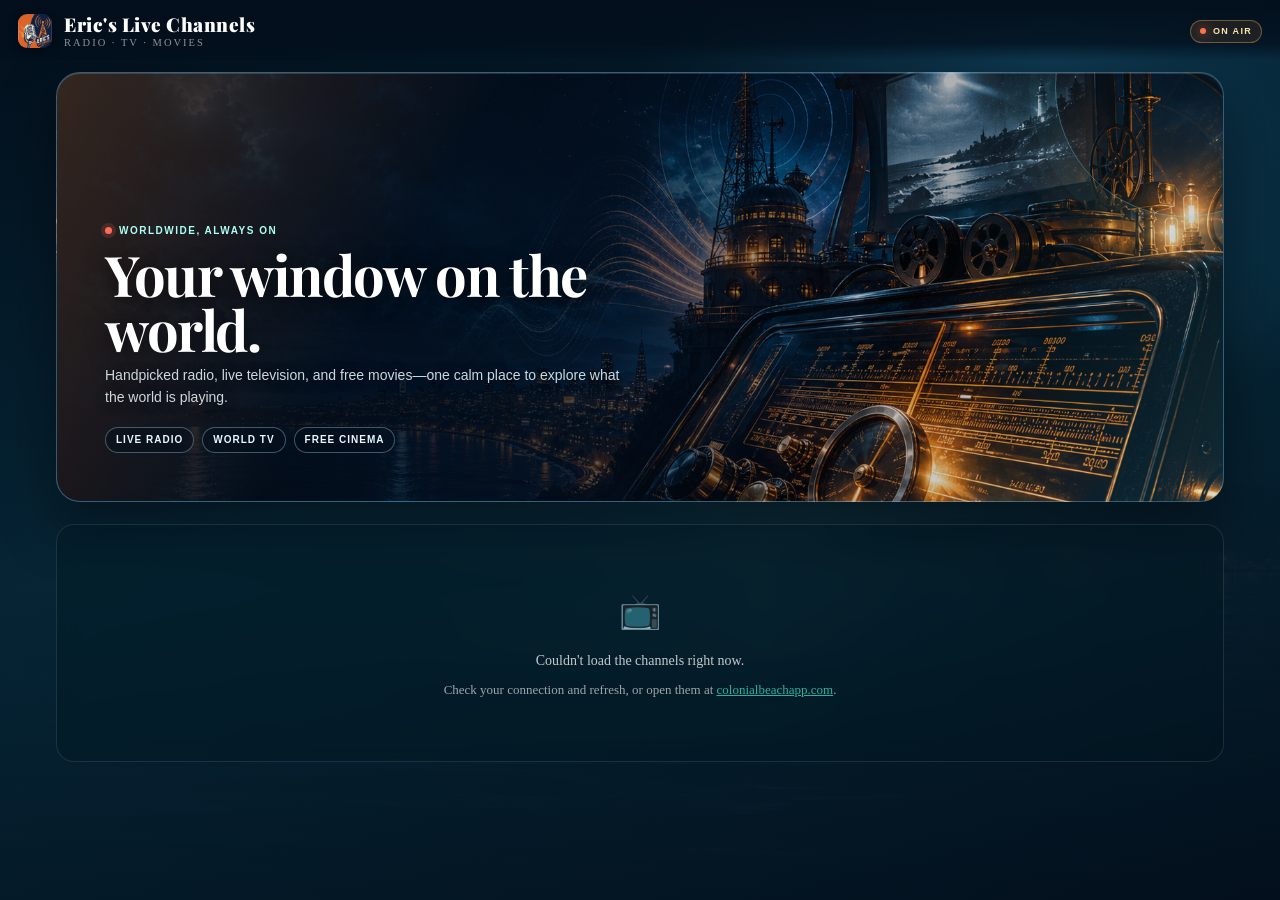
<file: index.html>
<!DOCTYPE html>
<html lang="en">
<head>
  <meta charset="UTF-8"/>
  <meta name="viewport" content="width=device-width,initial-scale=1.0,viewport-fit=cover"/>
  <title>Eric's Live Channels</title>
  <link rel="manifest" href="/manifest.json"/>
  <meta name="theme-color" content="#071827"/>
  <meta name="apple-mobile-web-app-capable" content="yes"/>
  <meta name="mobile-web-app-capable" content="yes"/>
  <meta name="apple-mobile-web-app-status-bar-style" content="black-translucent"/>
  <meta name="apple-mobile-web-app-title" content="Live Channels"/>
  <link rel="apple-touch-icon" href="/icons/apple-touch-icon.png"/>
  <link rel="icon" type="image/png" sizes="32x32" href="/icons/favicon-32.png"/>
  <meta name="description" content="Free, always-on radio, TV and movies from around the world. Eric's Live Channels."/>
  <meta property="og:type" content="website"/>
  <meta property="og:site_name" content="Eric's Live Channels"/>
  <meta property="og:title" content="Eric's Live Channels"/>
  <meta property="og:description" content="Free, always-on radio, TV and movies from around the world. Tap any tile to play."/>
  <meta property="og:image" content="https://channels.colonialbeachapp.com/images/channels-after-dark.png"/>
  <meta property="og:image:width" content="1536"/>
  <meta property="og:image:height" content="864"/>
  <meta property="og:url" content="https://channels.colonialbeachapp.com"/>
  <meta name="twitter:card" content="summary_large_image"/>
  <meta name="twitter:title" content="Eric's Live Channels"/>
  <meta name="twitter:description" content="Free, always-on radio, TV and movies from around the world."/>
  <meta name="twitter:image" content="https://channels.colonialbeachapp.com/images/channels-after-dark.png"/>
  <link href="https://fonts.googleapis.com/css2?family=Playfair+Display:wght@400;700;900&display=swap" rel="stylesheet"/>
  <style>
    *,*::before,*::after{box-sizing:border-box;margin:0;padding:0}
    html,body{
      min-height:100%;
      background:#071827;
      background-image:radial-gradient(circle at 82% 4%,rgba(59,192,255,.18),transparent 30%),linear-gradient(165deg,rgba(3,15,28,.96) 0%,rgba(6,38,55,.90) 48%,rgba(3,15,28,.96) 100%),url("/images/channels-night-water.png");
      background-position:center top;
      background-size:cover;
      background-attachment:fixed;
      font-family:Georgia,serif;
      -webkit-tap-highlight-color:transparent;
      overscroll-behavior:none;overflow-anchor:none;
      color:#fff;
    }
    body{min-height:100dvh;}
    body::before{content:"";position:fixed;inset:0;pointer-events:none;background:radial-gradient(circle at 82% 7%,rgba(255,156,68,.12),transparent 22%),linear-gradient(180deg,rgba(1,9,19,.04),rgba(1,10,20,.52));z-index:-1}
    header.app-bar{
      position:sticky;top:0;z-index:50;
      display:flex;align-items:center;gap:12px;
      padding:calc(env(safe-area-inset-top,0px) + 14px) 18px 12px;
      background:linear-gradient(180deg,rgba(3,15,28,.97) 0%,rgba(3,15,28,.76) 72%,rgba(3,15,28,0) 100%);
      backdrop-filter:blur(14px);-webkit-backdrop-filter:blur(14px);
    }
    header.app-bar img{width:34px;height:34px;border-radius:9px;flex-shrink:0;box-shadow:0 2px 8px rgba(0,0,0,0.35)}
    header.app-bar .titles{display:flex;flex-direction:column;line-height:1.1}
    header.app-bar h1{font-family:'Playfair Display',Georgia,serif;font-size:19px;font-weight:900;letter-spacing:0.5px;color:#fff}
    header.app-bar p{font-size:10.5px;letter-spacing:2px;text-transform:uppercase;color:rgba(255,255,255,0.55);margin-top:2px}
    header.app-bar .live-note{margin-left:auto;display:inline-flex;align-items:center;gap:7px;padding:6px 9px;border:1px solid rgba(255,186,90,.36);border-radius:999px;background:rgba(255,145,54,.10);color:#ffe1b0;font:800 9px/1 -apple-system,BlinkMacSystemFont,"Segoe UI",sans-serif;letter-spacing:1.3px;text-transform:uppercase}
    header.app-bar .live-note i{width:6px;height:6px;border-radius:50%;background:#ff704b;box-shadow:0 0 12px #ff704b}
    main{max-width:1200px;margin:0 auto;padding:8px 16px calc(env(safe-area-inset-bottom,0px) + 90px)}
    .channel-hero{position:relative;isolation:isolate;min-height:clamp(300px,40vw,430px);display:flex;align-items:flex-end;overflow:hidden;margin:4px 0 22px;padding:clamp(24px,5vw,48px);border:1px solid rgba(122,210,255,.42);border-radius:24px;background:linear-gradient(90deg,rgba(3,11,23,.94) 0%,rgba(3,14,28,.82) 39%,rgba(3,14,28,.22) 71%,rgba(3,14,28,.12) 100%),url("/images/channels-after-dark.png") center/cover;box-shadow:0 24px 58px rgba(0,0,0,.42),inset 0 1px 0 rgba(255,255,255,.14)}
    .channel-hero::before{content:"";position:absolute;inset:0;z-index:0;pointer-events:none;background:linear-gradient(120deg,rgba(255,143,50,.20),transparent 32%,transparent 70%,rgba(57,202,255,.20));mix-blend-mode:screen}
    .channel-hero::after{content:"";position:absolute;z-index:0;width:260px;height:260px;border:1px solid rgba(100,222,255,.36);border-radius:50%;right:-92px;top:-116px;pointer-events:none;box-shadow:0 0 0 26px rgba(100,222,255,.035),0 0 0 52px rgba(100,222,255,.025)}
    .channel-hero .hero-copy{position:relative;z-index:1;max-width:570px}
    .channel-hero .eyebrow{position:relative;z-index:1;display:inline-flex;align-items:center;gap:7px;color:#adfff3;font-family:-apple-system,BlinkMacSystemFont,"Segoe UI",sans-serif;font-size:10px;font-weight:800;letter-spacing:1.5px;text-transform:uppercase}
    .channel-hero .pulse{width:7px;height:7px;border-radius:50%;background:#ff6b59;box-shadow:0 0 0 4px rgba(255,107,89,.16)}
    .channel-hero h2{position:relative;z-index:1;max-width:600px;margin:9px 0 8px;font-family:'Playfair Display',Georgia,serif;font-size:clamp(34px,6vw,56px);line-height:.98;letter-spacing:-1.4px;text-shadow:0 3px 22px rgba(0,0,0,.66)}
    .channel-hero p{position:relative;z-index:1;max-width:520px;color:rgba(238,248,255,.86);font-family:-apple-system,BlinkMacSystemFont,"Segoe UI",sans-serif;font-size:14px;line-height:1.55;text-shadow:0 2px 12px rgba(0,0,0,.65)}
    .channel-hero .hero-pills{position:relative;z-index:1;display:flex;flex-wrap:wrap;gap:8px;margin-top:19px}
    .channel-hero .hero-pills span{padding:7px 10px;border:1px solid rgba(173,230,255,.34);border-radius:999px;background:rgba(3,15,28,.44);backdrop-filter:blur(7px);color:#e8f8ff;font:800 10px/1 -apple-system,BlinkMacSystemFont,"Segoe UI",sans-serif;letter-spacing:1px;text-transform:uppercase}
    #status{margin-top:12px;padding:60px 24px;text-align:center;color:rgba(255,255,255,0.76);font-size:14px;line-height:1.6;border:1px solid rgba(255,255,255,.1);border-radius:18px;background:rgba(2,23,34,.35);backdrop-filter:blur(10px);-webkit-backdrop-filter:blur(10px)}
    #status .spin{display:inline-block;width:26px;height:26px;border:3px solid rgba(255,255,255,0.25);border-top-color:#30d8c0;border-radius:50%;animation:cbspin 0.8s linear infinite;margin-bottom:16px}
    #status a{color:#30d8c0}
    @keyframes cbspin{to{transform:rotate(360deg)}}
    #splash{position:fixed;inset:0;z-index:9999;background:linear-gradient(90deg,rgba(3,12,25,.84),rgba(3,12,25,.36)),url("/images/channels-after-dark.png") center/cover;display:flex;flex-direction:column;align-items:center;justify-content:center;transition:opacity 0.5s ease}
    #splash img{width:128px;height:128px;object-fit:contain;border-radius:28px;margin-bottom:22px;filter:drop-shadow(0 4px 20px rgba(0,0,0,0.4))}
    #splash h1{font-family:'Playfair Display',Georgia,serif;font-size:24px;font-weight:900;color:#fff;letter-spacing:2px;text-align:center;padding:0 24px}
    #splash p{color:rgba(255,255,255,0.6);font-size:11px;letter-spacing:4px;text-transform:uppercase;margin-top:8px}
    noscript{display:block;color:#fff;font-family:Georgia,serif;text-align:center;padding:60px 24px}
    noscript a{color:#30d8c0}

    /* ── Add-to-Home-Screen banner ── */
    #a2hs{
      position:fixed;left:50%;transform:translateX(-50%) translateY(140%);
      bottom:calc(env(safe-area-inset-bottom,0px) + 14px);
      width:min(440px, calc(100vw - 24px));z-index:9500;
      display:flex;align-items:center;gap:11px;
      padding:11px 12px;border-radius:16px;
      background:rgba(8,46,60,0.97);border:1px solid rgba(48,216,192,0.35);
      backdrop-filter:blur(14px);-webkit-backdrop-filter:blur(14px);
      box-shadow:0 10px 34px rgba(0,0,0,0.5);
      font-family:-apple-system,BlinkMacSystemFont,"Segoe UI",Roboto,Georgia,sans-serif;
      opacity:0;transition:transform .35s cubic-bezier(.2,.9,.3,1),opacity .35s ease;
    }
    #a2hs.show{transform:translateX(-50%) translateY(0);opacity:1;}
    #a2hs img.ic{width:40px;height:40px;border-radius:10px;flex-shrink:0;box-shadow:0 2px 8px rgba(0,0,0,.4)}
    #a2hs .a2hs-body{flex:1;min-width:0}
    #a2hs .a2hs-title{font-size:13.5px;font-weight:700;color:#fff;line-height:1.25}
    #a2hs .a2hs-text{font-size:12px;color:rgba(255,255,255,.72);line-height:1.4;margin-top:2px}
    #a2hs .a2hs-text b{color:#fff;font-weight:700}
    #a2hs .gly{display:inline-block;vertical-align:-3px;margin:0 1px}
    #a2hs .a2hs-cta{flex-shrink:0;border:0;cursor:pointer;
      background:linear-gradient(180deg,#22c3a6,#16a085);color:#fff;
      font-size:13px;font-weight:800;letter-spacing:.3px;
      padding:9px 15px;border-radius:11px;font-family:inherit;}
    #a2hs .a2hs-x{flex-shrink:0;align-self:flex-start;border:0;background:transparent;
      color:rgba(255,255,255,.55);font-size:20px;line-height:1;cursor:pointer;padding:0 2px;font-family:inherit;}
    @media (max-width:520px){header.app-bar .live-note{font-size:8px;padding:6px 7px}.channel-hero{min-height:330px;margin-top:0;padding:24px 18px 20px;border-radius:19px;background-position:62% center}.channel-hero h2{font-size:35px}.channel-hero p{font-size:12.5px}.channel-hero .hero-pills span{font-size:9px;padding:6px 8px}}
    @media (prefers-reduced-motion:reduce){#status .spin{animation:none}}
  </style>
</head>
<body>
  <div id="splash">
    <img src="/icons/icon-512.png" alt="Eric's Live Channels"/>
    <h1>ERIC'S LIVE CHANNELS</h1>
    <p>Radio &middot; TV &middot; Movies</p>
  </div>

  <noscript>
    <h1>&#128250; Eric's Live Channels</h1>
    <p>Free, always-on radio, TV and movies from around the world.</p>
    <p><em>Please enable JavaScript to use this app.</em></p>
  </noscript>

  <header class="app-bar">
    <img src="/icons/icon-192.png" alt=""/>
    <div class="titles">
      <h1>Eric's Live Channels</h1>
      <p>Radio &middot; TV &middot; Movies</p>
    </div>
    <span class="live-note"><i aria-hidden="true"></i> On air</span>
  </header>

  <main>
    <section class="channel-hero" aria-label="About Eric's Live Channels">
      <div class="hero-copy">
      <div class="eyebrow"><span class="pulse" aria-hidden="true"></span>Worldwide, always on</div>
      <h2>Your window on the world.</h2>
      <p>Handpicked radio, live television, and free movies—one calm place to explore what the world is playing.</p>
        <div class="hero-pills" aria-label="What you can explore"><span>Live radio</span><span>World TV</span><span>Free cinema</span></div>
      </div>
    </section>
    <div id="status"><div class="spin"></div><div>Loading channels&hellip;</div></div>
    <div id="channels-root"></div>
  </main>

  <!-- Add to Home Screen banner (platform-aware, dismissible) -->
  <div id="a2hs" role="dialog" aria-label="Add to home screen">
    <img class="ic" src="/icons/icon-192.png" alt=""/>
    <div class="a2hs-body">
      <div class="a2hs-title">Add to your home screen</div>
      <div class="a2hs-text" id="a2hs-text">Get full-screen, one-tap access.</div>
    </div>
    <button class="a2hs-cta" id="a2hs-add">Add</button>
    <button class="a2hs-x" id="a2hs-x" aria-label="Dismiss">&times;</button>
  </div>

  <script src="/app.js" defer></script>
</body>
</html>
</file>
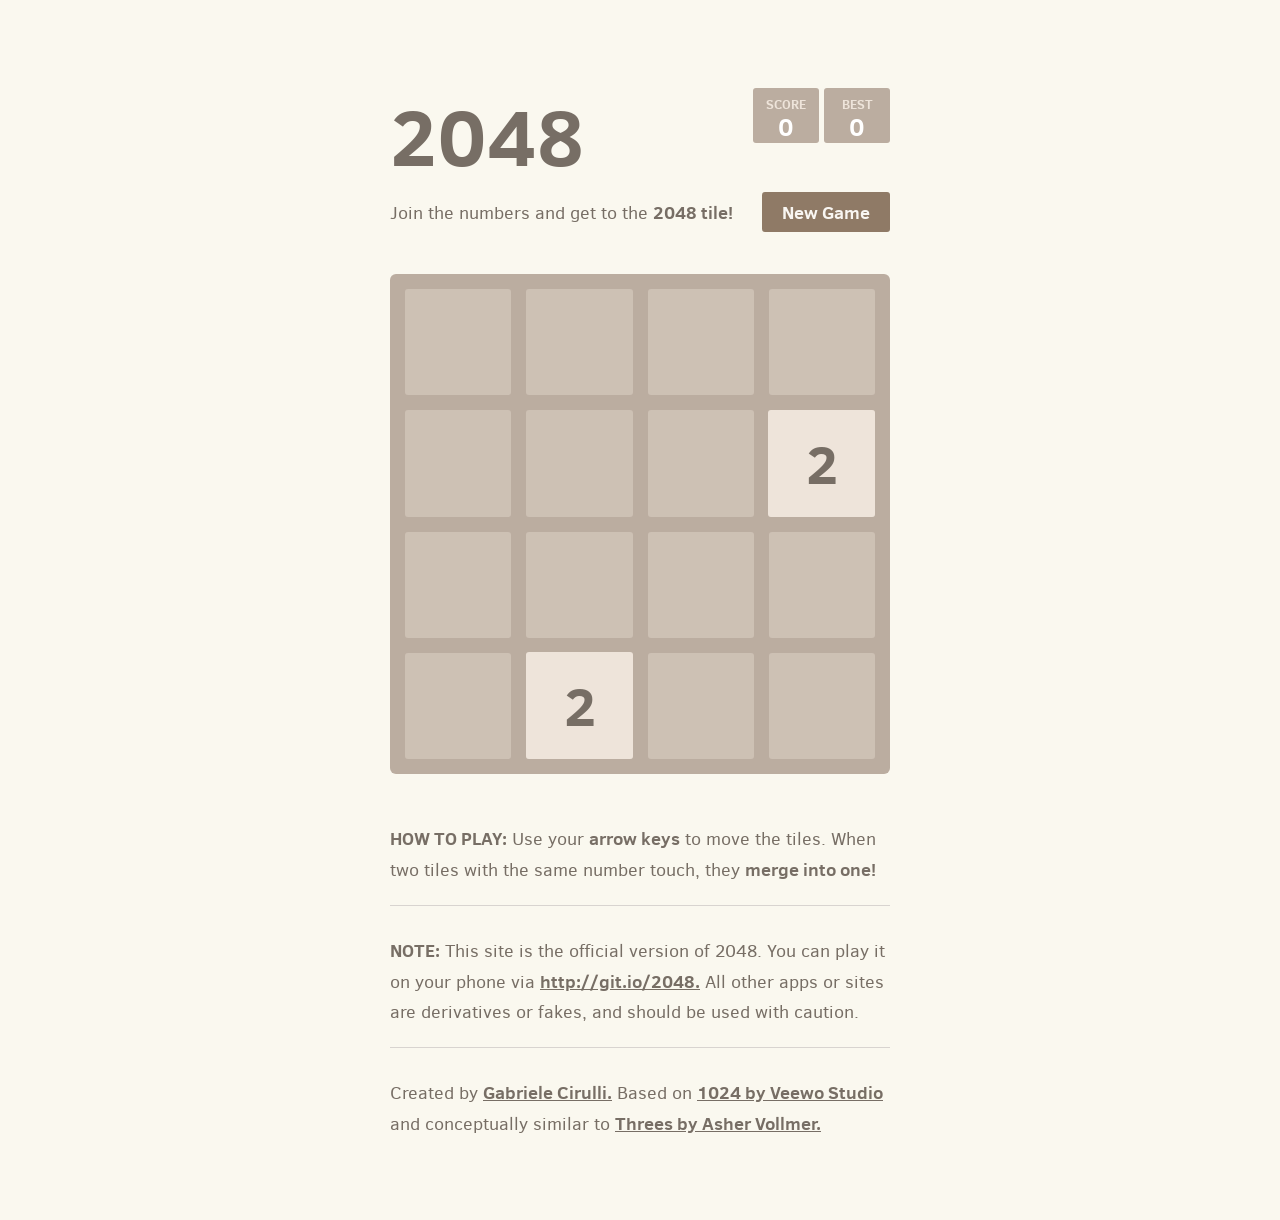
<file: arcade/2048/index.html>
<!DOCTYPE html>
<html>
<head>
  <meta charset="utf-8">
  <title>2048</title>

  <link href="style/main.css" rel="stylesheet" type="text/css">
  <link rel="shortcut icon" href="favicon.ico">
  <link rel="apple-touch-icon" href="meta/apple-touch-icon.png">
  <link rel="apple-touch-startup-image" href="meta/apple-touch-startup-image-640x1096.png" media="(device-width: 320px) and (device-height: 568px) and (-webkit-device-pixel-ratio: 2)"> <!-- iPhone 5+ -->
  <link rel="apple-touch-startup-image" href="meta/apple-touch-startup-image-640x920.png"  media="(device-width: 320px) and (device-height: 480px) and (-webkit-device-pixel-ratio: 2)"> <!-- iPhone, retina -->
  <meta name="apple-mobile-web-app-capable" content="yes">
  <meta name="apple-mobile-web-app-status-bar-style" content="black">

  <meta name="HandheldFriendly" content="True">
  <meta name="MobileOptimized" content="320">
  <meta name="viewport" content="width=device-width, target-densitydpi=160dpi, initial-scale=1.0, maximum-scale=1, user-scalable=no, minimal-ui">
</head>
<body>
  <div class="container">
    <div class="heading">
      <h1 class="title">2048</h1>
      <div class="scores-container">
        <div class="score-container">0</div>
        <div class="best-container">0</div>
      </div>
    </div>

    <div class="above-game">
      <p class="game-intro">Join the numbers and get to the <strong>2048 tile!</strong></p>
      <a class="restart-button">New Game</a>
    </div>

    <div class="game-container">
      <div class="game-message">
        <p></p>
        <div class="lower">
	        <a class="keep-playing-button">Keep going</a>
          <a class="retry-button">Try again</a>
        </div>
      </div>

      <div class="grid-container">
        <div class="grid-row">
          <div class="grid-cell"></div>
          <div class="grid-cell"></div>
          <div class="grid-cell"></div>
          <div class="grid-cell"></div>
        </div>
        <div class="grid-row">
          <div class="grid-cell"></div>
          <div class="grid-cell"></div>
          <div class="grid-cell"></div>
          <div class="grid-cell"></div>
        </div>
        <div class="grid-row">
          <div class="grid-cell"></div>
          <div class="grid-cell"></div>
          <div class="grid-cell"></div>
          <div class="grid-cell"></div>
        </div>
        <div class="grid-row">
          <div class="grid-cell"></div>
          <div class="grid-cell"></div>
          <div class="grid-cell"></div>
          <div class="grid-cell"></div>
        </div>
      </div>

      <div class="tile-container">

      </div>
    </div>

    <p class="game-explanation">
      <strong class="important">How to play:</strong> Use your <strong>arrow keys</strong> to move the tiles. When two tiles with the same number touch, they <strong>merge into one!</strong>
    </p>
    <hr>
    <p>
    <strong class="important">Note:</strong> This site is the official version of 2048. You can play it on your phone via <a href="http://git.io/2048">http://git.io/2048.</a> All other apps or sites are derivatives or fakes, and should be used with caution.
    </p>
    <hr>
    <p>
    Created by <a href="http://gabrielecirulli.com" target="_blank">Gabriele Cirulli.</a> Based on <a href="https://itunes.apple.com/us/app/1024!/id823499224" target="_blank">1024 by Veewo Studio</a> and conceptually similar to <a href="http://asherv.com/threes/" target="_blank">Threes by Asher Vollmer.</a>
    </p>
  </div>

  <script src="js/bind_polyfill.js"></script>
  <script src="js/classlist_polyfill.js"></script>
  <script src="js/animframe_polyfill.js"></script>
  <script src="js/keyboard_input_manager.js"></script>
  <script src="js/html_actuator.js"></script>
  <script src="js/grid.js"></script>
  <script src="js/tile.js"></script>
  <script src="js/local_storage_manager.js"></script>
  <script src="js/game_manager.js"></script>
  <script src="js/application.js"></script>
</body>
</html>
</file>
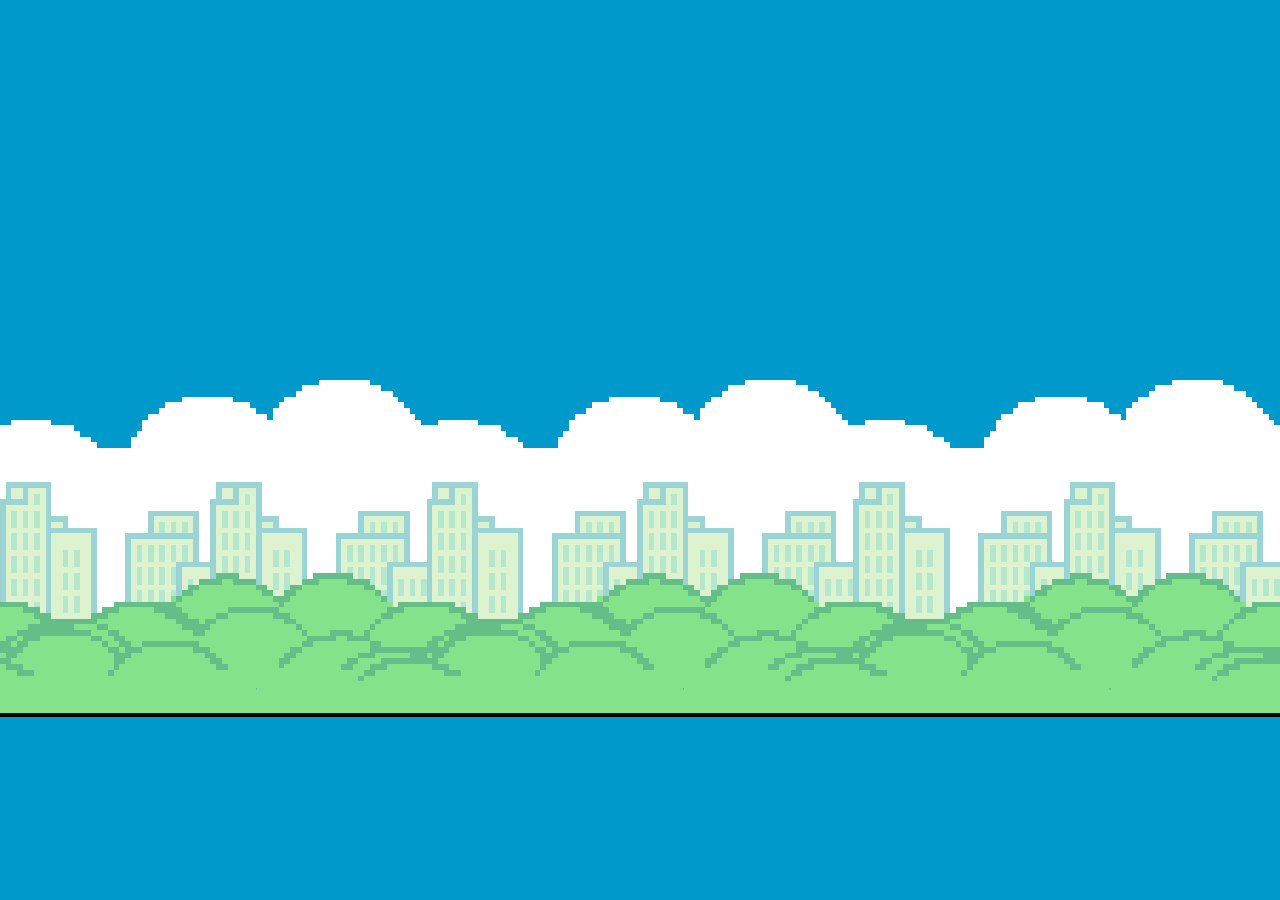
<file: arcade/clumsy-bird/index.html>
<!DOCTYPE HTML>
<html lang="en">
    <head>
        <title>Clumsy Bird</title>
        <link rel="apple-touch-icon-precomposed" href="data/img/touch-icon-iphone.png"/>
        <link rel="apple-touch-icon-precomposed" sizes="120x120" href="data/img/touch-icon-iphone-retina.png"/>
        <link rel="shortcut icon" href="data/img/favicon.ico">
        <link rel="stylesheet" type="text/css" media="screen" href="index.css">
        <meta id="viewport" name="viewport" content="width=device-width, initial-scale=1, maximum-scale=1, user-scalable=no">
        <meta name="apple-mobile-web-app-capable" content="yes">
        <meta name="apple-mobile-web-app-status-bar-style" content="black">
        <meta name="apple-mobile-web-app-title" content="Clumsy Bird">
        <meta charset="UTF-8" />
        <meta name="description" content="Clumsy Bird - A Flappy Bird clone using MelonJS"/>
        <meta name="keywords" content="flappybird, flappy, bird, game, html5, melonjs,clone"/>
        <meta name="robots" content="index, follow">
        <meta name="google-site-verification" content="RDZI9SqVaffd48uHfZMv67-YdvviOMe2HuULEYqVgd4" />
        <meta property="og:image" content="http://ellisonleao.github.io/clumsy-bird/data/img/bg.png" />
        <meta property="og:title" content="Clumsy Bird - A Flappy Bird clone using MelonJS"/>
        <meta property="og:url" content="http://ellisonleao.github.io/clumsy-bird/"/>
        <meta property="og:site_name" content="Clumsy Bird - MelonJS"/>

        <!-- Twitter Card -->
        <meta name="twitter:hashtag" content="clumsybird" />
        <meta name="twitter:card" content="summary" />
        <meta name="twitter:site" content="@ellisonleao" />
        <meta name="twitter:creator" content="@ellisonleao" />
        <meta name="twitter:title" content="Clumsy Bird" />
        <meta name="twitter:description" content="A Flappy Bird melonJS clone" />

        <!-- Humans -->
        <link rel="author" href="humans.txt" />
    </head>

    <body>
        <!-- Canvas placeholder -->
        <div id="screen"></div>

        <!-- melonJS Library -->
        <script type="text/javascript" src="js/melonJS-min.js" ></script>
        <script type="text/javascript" src="build/clumsy-min.js" ></script>
        <script type="text/javascript">
            window.onReady(function onReady() {
                game.onload();
            });
        </script>

    </body>
</html>
</file>
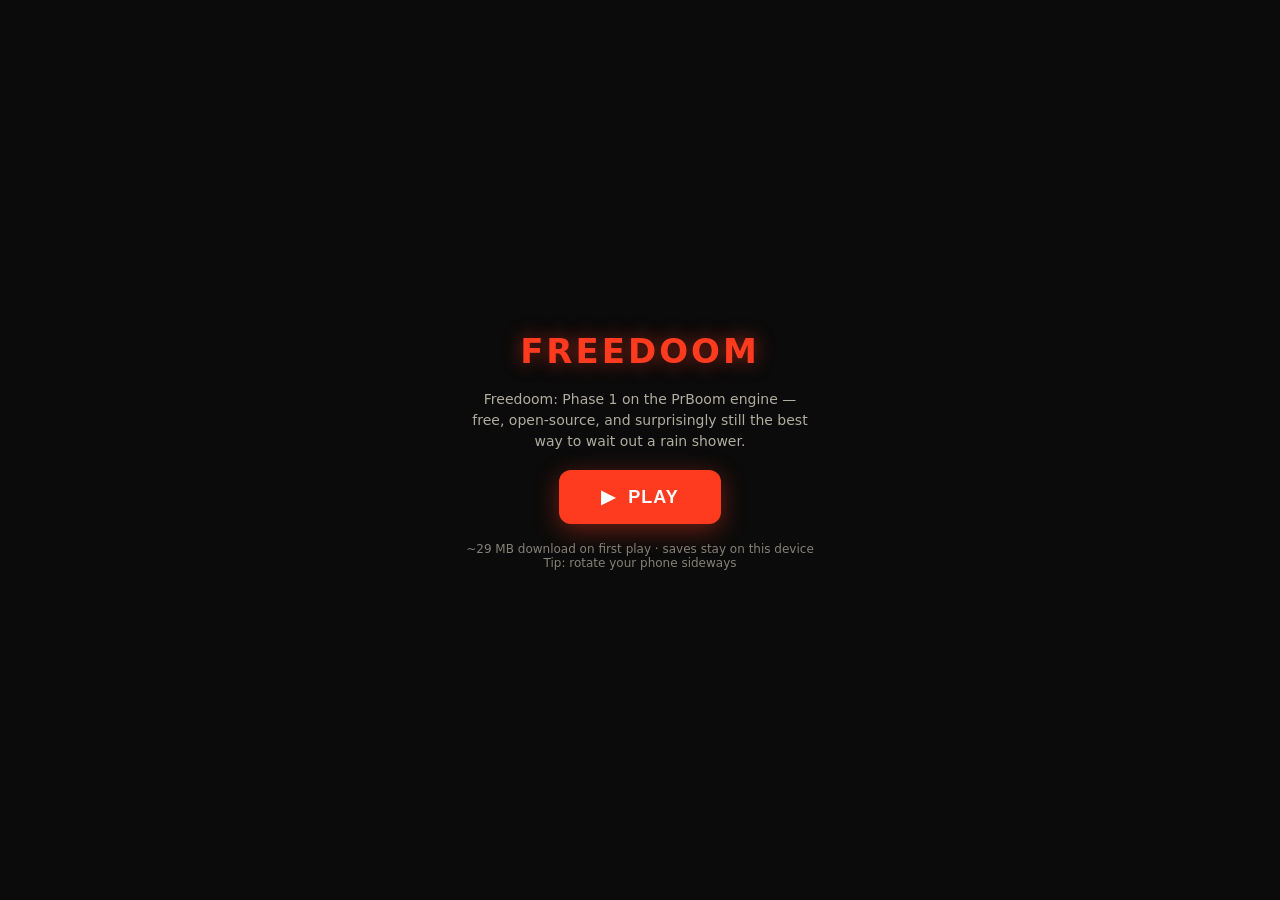
<file: arcade/doom/index.html>
<!DOCTYPE html>
<html lang="en">
<head>
<meta charset="utf-8">
<meta name="viewport" content="width=device-width, initial-scale=1, maximum-scale=1, user-scalable=no, viewport-fit=cover">
<meta name="robots" content="noindex">
<meta http-equiv="Content-Security-Policy" content="default-src 'self'; script-src 'self' 'unsafe-inline' 'wasm-unsafe-eval'; style-src 'unsafe-inline'; connect-src 'self'; img-src 'self' data:; media-src 'self' blob:; worker-src 'self' blob:; font-src 'none'; object-src 'none'; base-uri 'none'; form-action 'none'">
<title>Freedoom — Game Room</title>
<style>
  html,body{margin:0;padding:0;background:#000;height:100%;overflow:hidden;touch-action:none;
    -webkit-user-select:none;user-select:none;font-family:-apple-system,system-ui,Segoe UI,Roboto,sans-serif}
  #stage{position:fixed;inset:0;display:flex;align-items:center;justify-content:center}
  canvas{background:#000;image-rendering:pixelated;display:block}
  /* boot overlay */
  #boot{position:fixed;inset:0;background:#0b0b0b;display:flex;flex-direction:column;align-items:center;
    justify-content:center;gap:18px;z-index:50;color:#e8e2d0;text-align:center;padding:24px}
  #boot h1{margin:0;font-size:34px;letter-spacing:3px;color:#ff3b1f;text-shadow:0 0 18px rgba(255,59,31,.55);font-weight:900}
  #boot p{margin:0;font-size:14px;opacity:.75;max-width:340px;line-height:1.5}
  #startBtn{background:#ff3b1f;color:#fff;border:none;border-radius:12px;padding:16px 42px;font-size:18px;
    font-weight:800;letter-spacing:1px;cursor:pointer;box-shadow:0 6px 24px rgba(255,59,31,.4)}
  #bar{width:min(320px,70vw);height:10px;border-radius:6px;background:#222;overflow:hidden;display:none}
  #bar i{display:block;height:100%;width:0%;background:#ff3b1f;transition:width .15s}
  #bootNote{font-size:12px;opacity:.55}
  /* touch controls */
  .tc{position:fixed;z-index:30;display:none}
  body.touch .tc{display:block}
  #joy{left:12px;bottom:14px;width:150px;height:150px;border-radius:50%;background:rgba(255,255,255,.06);
    border:1px solid rgba(255,255,255,.16)}
  #knob{position:absolute;left:50%;top:50%;width:62px;height:62px;border-radius:50%;
    background:rgba(255,255,255,.22);border:1px solid rgba(255,255,255,.3);transform:translate(-50%,-50%)}
  .btn{position:fixed;z-index:30;border-radius:50%;color:#fff;font-weight:800;display:none;
    align-items:center;justify-content:center;border:1px solid rgba(255,255,255,.25);
    background:rgba(255,255,255,.10);text-shadow:0 1px 2px #000}
  body.touch .btn{display:flex}
  #bFire{right:16px;bottom:64px;width:86px;height:86px;font-size:15px;background:rgba(255,59,31,.28);border-color:rgba(255,90,60,.5)}
  #bUse{right:116px;bottom:26px;width:60px;height:60px;font-size:12px}
  #bRun{right:126px;bottom:104px;width:52px;height:52px;font-size:11px}
  #bWpn{right:28px;bottom:168px;width:52px;height:52px;font-size:11px}
  .btn.on{background:rgba(90,200,90,.45);border-color:rgba(120,255,120,.6)}
  .top{position:fixed;top:10px;z-index:31;height:38px;border-radius:10px;padding:0 14px;color:#fff;
    background:rgba(255,255,255,.10);border:1px solid rgba(255,255,255,.22);font-size:13px;font-weight:700;
    display:flex;align-items:center;justify-content:center}
  #bEsc{left:10px}
  #bEnter{left:76px}
  #bFull{right:10px}
  #hint{position:fixed;left:50%;top:10px;transform:translateX(-50%);color:#ccc;font-size:12px;z-index:29;
    background:rgba(0,0,0,.45);padding:6px 12px;border-radius:8px;display:none}
  body:not(.touch) #hint{display:block}
</style>
</head>
<body>
  <div id="stage"><canvas id="canvas" oncontextmenu="event.preventDefault()"></canvas></div>

  <div id="boot">
    <h1>FREEDOOM</h1>
    <p>Freedoom: Phase 1 on the PrBoom engine — free, open-source, and surprisingly still the best way to wait out a rain shower.</p>
    <button id="startBtn">▶ &nbsp;PLAY</button>
    <div id="bar"><i id="barFill"></i></div>
    <div id="bootNote">~29 MB download on first play · saves stay on this device<br>Tip: rotate your phone sideways</div>
  </div>

  <div id="hint">Arrows = move &nbsp;·&nbsp; Ctrl = fire &nbsp;·&nbsp; Space = open &nbsp;·&nbsp; Shift = run &nbsp;·&nbsp; Enter/Esc = menus</div>

  <div id="joy" class="tc"><div id="knob"></div></div>
  <div id="bFire" class="btn">FIRE</div>
  <div id="bUse"  class="btn">OPEN</div>
  <div id="bRun"  class="btn">RUN</div>
  <div id="bWpn"  class="btn">WPN</div>
  <div id="bEsc"   class="top tc">MENU</div>
  <div id="bEnter" class="top tc">⏎</div>
  <div id="bFull"  class="top tc">⛶</div>

<script>
(function(){
  "use strict";
  var qs=function(id){return document.getElementById(id)};
  var isTouch = window.matchMedia && window.matchMedia("(pointer: coarse)").matches;
  if (isTouch) document.body.classList.add("touch");

  // ── canvas fit (game renders 640x400 → letterbox to viewport) ──
  var canvas = qs("canvas");
  function fit(){
    var aw = canvas.width || 640, ah = canvas.height || 400;
    var vw = window.innerWidth, vh = window.innerHeight;
    var s = Math.min(vw/aw, vh/ah);
    canvas.style.width  = Math.floor(aw*s) + "px";
    canvas.style.height = Math.floor(ah*s) + "px";
  }
  window.addEventListener("resize", fit);
  new MutationObserver(fit).observe(canvas, {attributes:true, attributeFilter:["width","height"]});

  // ── synthesized keyboard: SDL shim listens on document and reads keyCode ──
  function sendKey(code, down){
    var e = new KeyboardEvent(down ? "keydown" : "keyup", {bubbles:true, cancelable:true});
    Object.defineProperty(e, "keyCode", {get:function(){return code}});
    Object.defineProperty(e, "which",   {get:function(){return code}});
    document.dispatchEvent(e);
  }
  function tapKey(code){ sendKey(code,true); setTimeout(function(){sendKey(code,false)},70); }
  var K={LEFT:37,UP:38,RIGHT:39,DOWN:40,CTRL:17,SPACE:32,SHIFT:16,ESC:27,ENTER:13};

  // ── virtual joystick → arrow keys (8-way, 22px deadzone) ──
  var joy=qs("joy"), knob=qs("knob"), joyId=null, held={37:false,38:false,39:false,40:false};
  function setDir(code,on){ if(held[code]!==on){ held[code]=on; sendKey(code,on); } }
  function joyMove(x,y){
    var r=joy.getBoundingClientRect(), cx=r.left+r.width/2, cy=r.top+r.height/2;
    var dx=x-cx, dy=y-cy, max=r.width/2-10, len=Math.hypot(dx,dy);
    if(len>max){ dx*=max/len; dy*=max/len; }
    knob.style.transform="translate(calc(-50% + "+dx+"px), calc(-50% + "+dy+"px))";
    var dead=22;
    setDir(K.LEFT,  dx<-dead); setDir(K.RIGHT, dx>dead);
    setDir(K.UP,    dy<-dead); setDir(K.DOWN,  dy>dead);
  }
  function joyEnd(){
    joyId=null; knob.style.transform="translate(-50%,-50%)";
    [37,38,39,40].forEach(function(c){setDir(c,false)});
  }
  joy.addEventListener("pointerdown",function(e){ joyId=e.pointerId; joy.setPointerCapture(joyId); joyMove(e.clientX,e.clientY); e.preventDefault(); });
  joy.addEventListener("pointermove",function(e){ if(e.pointerId===joyId) joyMove(e.clientX,e.clientY); });
  joy.addEventListener("pointerup",joyEnd); joy.addEventListener("pointercancel",joyEnd);

  // ── hold buttons ──
  function holdBtn(el,code){
    el.addEventListener("pointerdown",function(e){ el.setPointerCapture(e.pointerId); sendKey(code,true); e.preventDefault(); });
    ["pointerup","pointercancel"].forEach(function(ev){ el.addEventListener(ev,function(){ sendKey(code,false); }); });
  }
  holdBtn(qs("bFire"),K.CTRL);
  holdBtn(qs("bUse"),K.SPACE);
  // RUN = sticky toggle (holds Shift down)
  var running=false;
  qs("bRun").addEventListener("pointerdown",function(e){
    running=!running; sendKey(K.SHIFT,running); qs("bRun").classList.toggle("on",running); e.preventDefault();
  });
  // WPN cycles 2→3→4→5→6→7→1
  var wseq=[50,51,52,53,54,55,49], wi=0;
  qs("bWpn").addEventListener("pointerdown",function(e){ tapKey(wseq[wi]); wi=(wi+1)%wseq.length; e.preventDefault(); });
  qs("bEsc").addEventListener("pointerdown",function(e){ tapKey(K.ESC); e.preventDefault(); });
  qs("bEnter").addEventListener("pointerdown",function(e){ tapKey(K.ENTER); e.preventDefault(); });
  qs("bFull").addEventListener("pointerdown",function(e){
    e.preventDefault();
    var el=document.documentElement;
    if(document.fullscreenElement){ document.exitFullscreen&&document.exitFullscreen(); }
    else if(el.requestFullscreen){ el.requestFullscreen(); }
    else if(el.webkitRequestFullscreen){ el.webkitRequestFullscreen(); }
  });

  // ── save-game persistence: snapshot MEMFS → localStorage ──
  var LS_KEY="gameroom.doom.fs.v1";
  function walk(dir,out){
    var FSo=window.FS; if(!FSo) return;
    var names; try{ names=FSo.readdir(dir); }catch(e){ return; }
    names.forEach(function(n){
      if(n==="."||n==="..") return;
      var p=(dir==="/"?"":dir)+"/"+n, st;
      try{ st=FSo.stat(p); }catch(e){ return; }
      if(FSo.isDir(st.mode)){ if(p!=="/proc"&&p!=="/dev"&&p!=="/tmp"&&p!=="/sfx"&&p!=="/music") walk(p,out); }
      else if(FSo.isFile(st.mode)){
        if(/\.(cfg|dsg)$/i.test(n)){
          try{
            var b=FSo.readFile(p), s="", i;
            for(i=0;i<b.length;i++) s+=String.fromCharCode(b[i]);
            out[p]=btoa(s);
          }catch(e){}
        }
      }
    });
  }
  function persist(){
    if(typeof window.FS==="undefined") return;
    try{
      var out={}; walk("/",out);
      if(Object.keys(out).length) localStorage.setItem(LS_KEY,JSON.stringify(out));
    }catch(e){}
  }
  function restore(){
    try{
      var raw=localStorage.getItem(LS_KEY); if(!raw) return;
      var map=JSON.parse(raw), FSo=window.FS; if(!FSo) return;
      Object.keys(map).forEach(function(p){
        try{
          var dir=p.slice(0,p.lastIndexOf("/"))||"/";
          if(dir!=="/"){ try{ FSo.mkdirTree ? FSo.mkdirTree(dir) : FSo.createPath("/",dir.slice(1),true,true); }catch(e){} }
          var s=atob(map[p]), b=new Uint8Array(s.length), i;
          for(i=0;i<s.length;i++) b[i]=s.charCodeAt(i);
          FSo.writeFile(p,b);
        }catch(e){}
      });
    }catch(e){}
  }
  setInterval(persist, 10000);
  window.addEventListener("pagehide",persist);
  document.addEventListener("visibilitychange",function(){ if(document.hidden) persist(); });

  // ── emscripten Module + deferred boot ──
  var bar=qs("bar"), fill=qs("barFill");
  window.Module = {
    preRun: [restore],
    postRun: [],
    canvas: canvas,
    print: function(t){ try{console.log(t)}catch(e){} },
    printErr: function(t){ try{console.warn(t)}catch(e){} },
    setStatus: function(text){
      var m=text && text.match(/\((\d+(\.\d+)?)\/(\d+)\)/);
      if(m){ bar.style.display="block"; fill.style.width=Math.round(100*parseFloat(m[1])/parseFloat(m[3]))+"%"; }
      if(!text){ // run started
        qs("boot").style.display="none"; fit(); setTimeout(fit,500);
      }
    },
    totalDependencies: 0,
    monitorRunDependencies: function(){}
  };
  qs("startBtn").addEventListener("click",function(){
    qs("startBtn").style.display="none"; bar.style.display="block";
    var s=document.createElement("script"); s.src="freedoom1.js"; s.async=true;
    s.onerror=function(){ qs("bootNote").textContent="Download failed — check the connection and reload."; };
    document.body.appendChild(s);
  });
})();
</script>
</body>
</html>
</file>
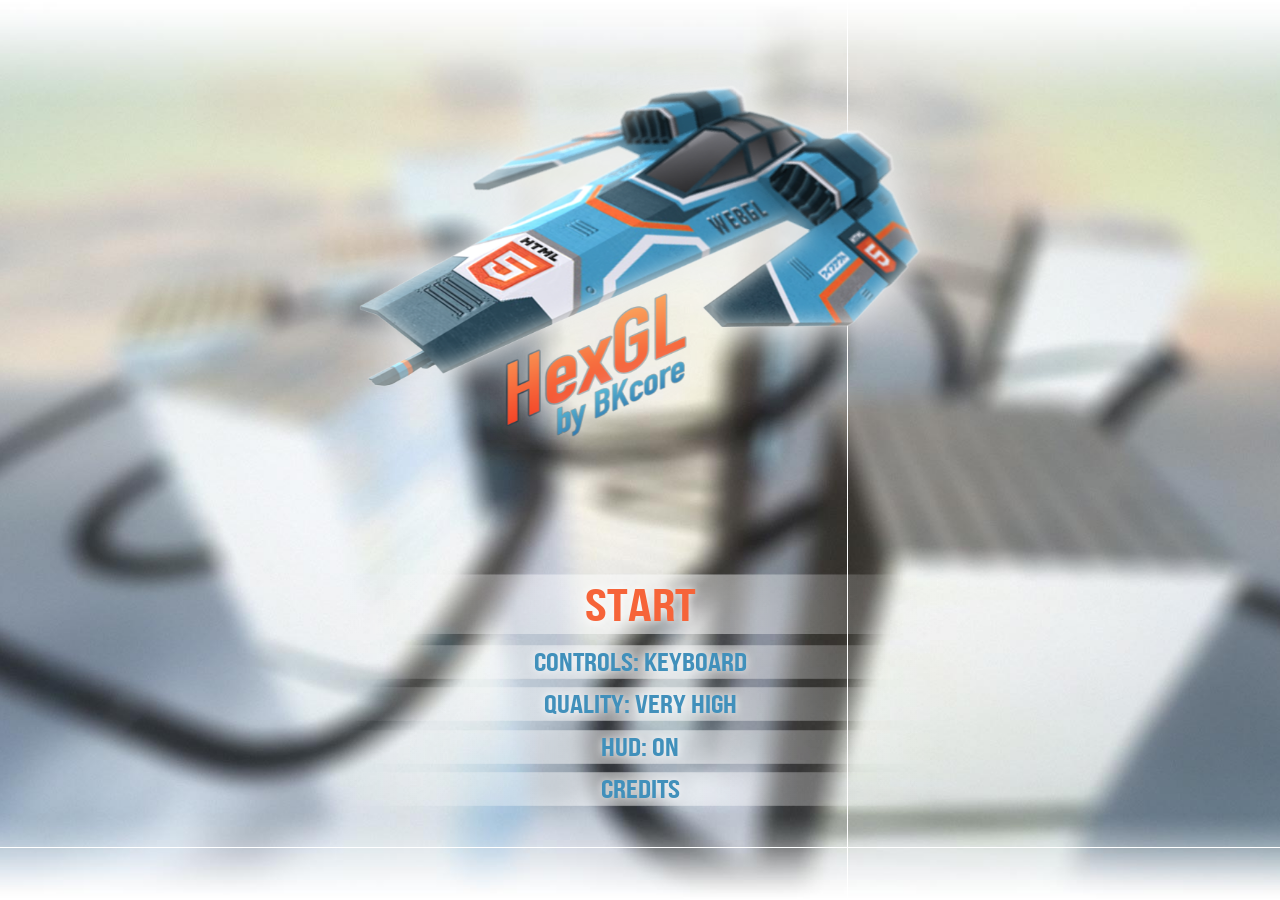
<file: arcade/hexgl/index.html>
<!doctype html>
<html lang="en">
  <head>
    <title>HexGL by BKcore</title>
    <meta charset="utf-8">
    <meta name="description" content="HexGL is a futuristic racing game built by Thibaut Despoulain (BKcore) using HTML5, Javascript and WebGL. Come challenge your friends on this fast-paced 3D game!">
    <meta property="og:title" content="HexGL, the HTML5 futuristic racing game." />
    <meta property="og:type" content="game" />
    <meta property="og:site_name" content="HexGL by BKcore" />
    <meta property="fb:admins" content="1482017639" />
    <link rel="icon" href="favicon.png" type="image/png">
    <link rel="shortcut icon" href="favicon.png" type="image/png">
    <meta name="viewport" content="width=device-width, user-scalable=no, minimum-scale=1.0, maximum-scale=1.0">
    <link rel="stylesheet" href="css/multi.css" type="text/css" charset="utf-8">
    <link rel="stylesheet" href="css/fonts.css" type="text/css" charset="utf-8">
    <style>
      body {
        padding:0;
        margin:0;
      }
      canvas { pointer-events:none; width: 100%;}
      #overlay{
        position: absolute;
        z-index: 9999;
        top: 0;
        left: 0;
        width: 100%;
      }
    </style>
  </head>

  <body>
    <div id="step-1">
      <div id="global"></div>
      <div id="title">
      </div>
      <div id="menucontainer">
        <div id="menu">
          <div id="start">Start</div>
          <div id="s-controlType">Controls: Keyboard</div>
          <div id="s-quality">Quality: High</div>
          <div id="s-hud">HUD: On</div>
          <div id="s-godmode" style="display: none">Godmode: Off</div>
          <div id="s-credits">Credits</div>
        </div>
      </div>
    </div>
    <div id="step-2" style="display: none">
      <div id="ctrl-help">Click/Touch to continue.</div>
    </div>
    <div id="step-3" style="display: none">
      <div id="progressbar"></div>
    </div>
    <div id="step-4" style="display: none">
      <div id="overlay"></div>
      <div id="main"></div>
    </div>
    <div id="step-5" style="display: none">
      <div id="time"></div>
      <div id="ctrl-help">Click/Touch to continue.</div>
    </div>
    <div id="credits" style="display: none">
      <h3>Code</h3>
      <p><b>Concept and Development</b><br>Thibaut Despoulain (BKcore)</p>
      <p><b>Contributors</b><br>townxelliot<br>mahesh.kk</p>
      <p><b>Technologies</b><br>WebGL<br>JavaScript<br>CoffeeScript<br>Three.js<br>LeapMotion</p>
      <h3>Graphics</h3>
      <p><b>HexMKI base model</b><br>Charnel</p>
      <p><b>Track texture</b><br>Nobiax</p>
      <h4>Click anywhere to continue.</h4>
    </div>

    <div id="leapinfo" style="display: none"></div>

    <script src="libs/leap-0.4.1.min.js"></script>
    <script src="libs/Three.dev.js"></script>
    <script src="libs/ShaderExtras.js"></script>
    <script src="libs/postprocessing/EffectComposer.js"></script>
    <script src="libs/postprocessing/RenderPass.js"></script>
    <script src="libs/postprocessing/BloomPass.js"></script>
    <script src="libs/postprocessing/ShaderPass.js"></script>
    <script src="libs/postprocessing/MaskPass.js"></script>
    <script src="libs/Detector.js"></script>
    <script src="libs/Stats.js"></script>
    <script src="libs/DAT.GUI.min.js"></script>

    <script src="bkcore.coffee/controllers/TouchController.js"></script>
    <script src="bkcore.coffee/controllers/OrientationController.js"></script>
    <script src="bkcore.coffee/controllers/GamepadController.js"></script>

    <script src="bkcore.coffee/Timer.js"></script>
    <script src="bkcore.coffee/ImageData.js"></script>
    <script src="bkcore.coffee/Utils.js"></script>

    <script src="bkcore/threejs/RenderManager.js"></script>
    <script src="bkcore/threejs/Shaders.js"></script>
    <script src="bkcore/threejs/Particles.js"></script>
    <script src="bkcore/threejs/Loader.js"></script>

    <script src="bkcore/Audio.js"></script>

    <script src="bkcore/hexgl/HUD.js"></script>
    <script src="bkcore/hexgl/RaceData.js"></script>
    <script src="bkcore/hexgl/ShipControls.js"></script>
    <script src="bkcore/hexgl/ShipEffects.js"></script>
    <script src="bkcore/hexgl/CameraChase.js"></script>
    <script src="bkcore/hexgl/Gameplay.js"></script>

    <script src="bkcore/hexgl/tracks/Cityscape.js"></script>

    <script src="bkcore/hexgl/HexGL.js"></script>

    <script src="launch.js"></script>

  </body>
</html>
</file>
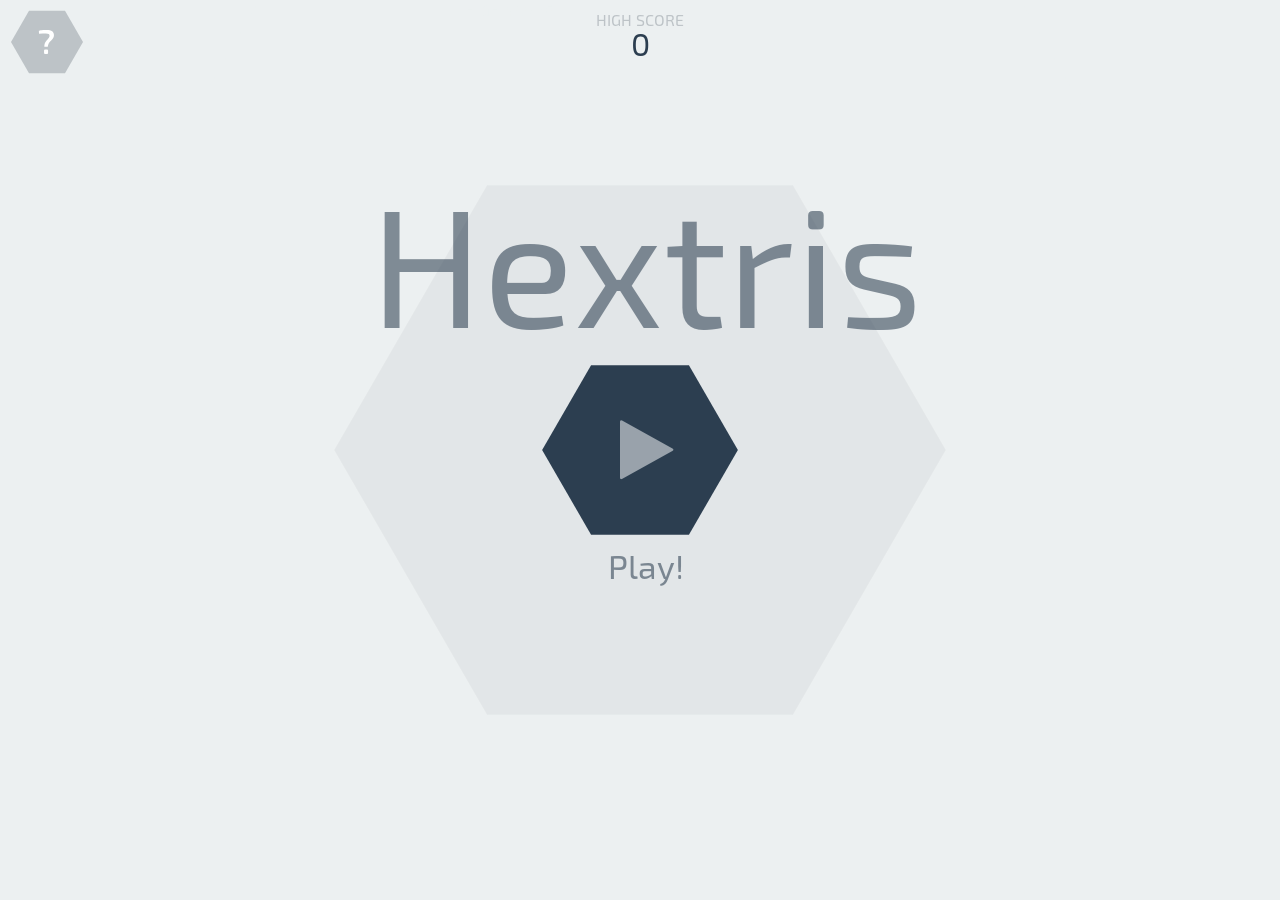
<file: arcade/hextris/index.html>
<!DOCTYPE html>
<html lang='en'>
	<head>
		<title>Hextris</title>
		<meta name="description" content="An addictive puzzle game inspired by Tetris.">
		<link rel="manifest" href="manifest.webmanifest">
		<meta name="apple-itunes-app" content="app-id=903769553"/>
		<meta name="apple-mobile-web-app-title" content="Hextris">
		<meta name="apple-mobile-web-app-capable" content="yes">
		<link rel="apple-touch-icon" sizes="120x120" href="images/icons/apple-touch-120.png">
		<link rel="apple-touch-icon" sizes="152x152" href="images/icons/apple-touch-152.png">
		<link rel="apple-touch-icon" sizes="167x167" href="images/icons/apple-touch-167.png">
		<link rel="apple-touch-icon" sizes="180x180" href="images/icons/apple-touch-180.png">
		<link rel="apple-touch-icon" sizes="512x512" href="images/icons/apple-touch-512.png">
		<meta name="viewport" content="width=device-width, initial-scale=1, maximum-scale=1, user-scalable=0, minimal-ui"/>
		<meta http-equiv="Content-Security-Policy" content="default-src 'self' data: blob:; script-src 'self' 'unsafe-inline'; style-src 'self' 'unsafe-inline'; img-src 'self' data: blob:; font-src 'self' data:; connect-src 'none'; object-src 'none'; base-uri 'self'; form-action 'none'">
		<meta property="og:url" content="http://hextris.github.io/hextris/"/>
		<meta property="og:site_name" content="Hextris"/>
		<meta property="og:title" content="Hextris"/>
		<meta property="og:description" content="An addictive puzzle game inspired by Tetris."/>
		<meta property="og:type" content="website"/>
		<meta property="og:author" content="https://www.facebook.com/hextris"/>
		<meta property="og:image" content="http://hextris.github.io/hextris/images/facebook-opengraph.png"/>
		<meta property="og:image:width" content="1200"/>
		<meta property="og:image:height" content="630"/>
		<meta property="twitter:card" content="summary"/>
		<meta property="twitter:site" content="@hextris"/>
		<meta property="twitter:site:id" content="2742209678"/>
		<meta property="twitter:creator" content="@hextris"/>
		<meta property="twitter:creator:id" content="2742209678"/>
		<meta property="twitter:domain" content="http://hextris.github.io"/>
		<meta property="twitter:title" content="Hextris"/>
		<meta property="twitter:description" content="An addictive puzzle game inspired by Tetris."/>
		<meta property="twitter:image:src" content="http://hextris.github.io/hextris/images/twitter-opengraph.png"/>
		<meta property="twitter:image:width" content="512"/>
		<meta property="twitter:image:height" content="512"/>
		<meta property="twitter:app:id:iphone" content="id903769553">
		<meta property="twitter:app:id:ipad" content="id903769553">
		<meta property="twitter:app:id:googleplay" content="com.hextris.hextris">
		<meta property="twitter:app:country" content="us">
		<meta property="twitter:app:url:iphone" content="itunes.apple.com/us/app/id903769553?mt=8">
		<meta property="twitter:app:url:ipad" content="itunes.apple.com/us/app/id903769553?mt=8">
		<meta property="twitter:app:url:googleplay" content="https://play.google.com/store/apps/details?id=com.hextris.hextris">
		<link rel="icon" type="image/png" href="favicon.ico">
		<link rel="stylesheet" href="style/fa/css/font-awesome.min.css">
		<link rel="stylesheet" type="text/css" href="style/style.css">
		<script type='text/javascript' src="vendor/hammer.min.js"></script>
		<script type='text/javascript' src="vendor/js.cookie.js"></script>
		<script type='text/javascript' src="vendor/keypress.min.js"></script>
		<script type='text/javascript' src="vendor/jquery.js"></script>
		<script type='text/javascript' src="js/save-state.js"></script>
		<script type='text/javascript' src="js/view.js"></script>
		<script type='text/javascript' src="js/wavegen.js"></script>
		<script type='text/javascript' src="js/math.js"></script>
		<script type='text/javascript' src="js/Block.js"></script>
		<script type='text/javascript' src="js/Hex.js"></script>
		<script type='text/javascript' src="js/Text.js"></script>
		<script type='text/javascript' src="js/comboTimer.js"></script>
		<script type='text/javascript' src="js/checking.js"></script>
		<script type='text/javascript' src='js/update.js'></script>
		<script type='text/javascript' src='js/render.js'></script>
		<script type='text/javascript' src="js/input.js"></script>
		<script type='text/javascript' src="js/main.js"></script>
		<script type='text/javascript' src="js/initialization.js"></script>
		<script src="vendor/sweet-alert.min.js"></script>
		<link rel="stylesheet" href="style/rrssb.css"/>
		
	</head>
	<body>
		<canvas id="canvas"></canvas>
		<div id="overlay" class="faded overlay"></div>
		<div id='startBtn' ></div>
		<div id="helpScreen" class='unselectable'>
			<div id='inst_main_body'></div>
		</div>
		<img id="openSideBar" class='helpText' src="./images/btn_help.svg"/>
		<div class="faded overlay"></div>
		<img id="pauseBtn" src="./images/btn_pause.svg"/>
		<img id='restartBtn' src="./images/btn_restart.svg"/>
		<div id='HIGHSCORE'>HIGH SCORE</div>
		
		<div id='highScoreInGameText'>
			<div id='highScoreInGameTextHeader'>HIGH SCORE</div><div id='currentHighScore'>10292</div>
		</div>
		<div id="gameoverscreen">
			<div id='container'>
				<div id='gameOverBox' class='GOTitle'>GAME OVER</div>
				<div id='cScore'>1843</div>
				<div id='highScoresTitle' class='GOTitle'>HIGH SCORES</div>
				<div class='score'><span class='scoreNum'>1.</span> <div id="1place" style="display:inline;">0</div></div>
				<div class='score'><span class='scoreNum'>2.</span> <div id="2place" style="display:inline;">0</div></div>
				<div class='score'><span class='scoreNum'>3.</span> <div id="3place" style="display:inline;">0</div></div>
			</div>
			<div id='bottomContainer'>
				<img id='restart' src='./images/btn_restart.svg' height='57px'>
				<div id='socialShare'>
					<?xml version="1.0" encoding="UTF-8" standalone="no"?>
					<svg width="224.6377px" height="57px"  viewBox="0 0 255 65" version="1.1" xmlns="http://www.w3.org/2000/svg" xmlns:xlink="http://www.w3.org/1999/xlink">
						<title>Share button</title>
						<defs>
						</defs>
						<g id="Page-1" stroke="none" stroke-width="1" fill="none" fill-rule="evenodd" sketch:type="MSPage">
							<g id="Game-over-" sketch:type="MSArtboardGroup" transform="translate(-95.000000, -565.000000)">
								<g id="Share-button" sketch:type="MSLayerGroup" transform="translate(95.000000, 565.000000)">
								<a style="cursor:pointer;"class="popup" onclick="window.open('https://twitter.com/intent/tweet?text=Can you beat my score of '+ score +' points at&button_hashtag=hextris ? http://hextris.github.io/hextris @hextris','name','width=600,height=400')" ><polygon  id="Score-hex-2" fill="#3498DB" sketch:type="MSShapeGroup" transform="translate(127.661316, 32.500000) rotate(-90.000000) translate(-127.661316, -32.500000) " points="127.661316 -94.814636 160.137269 -76.064636 160.137269 141.064636 127.661317 159.814636 95.185364 141.064636 95.1853635 -76.064636 "></polygon></a>
									<text style="cursor:pointer;"class="popup" onclick="window.open('https://twitter.com/intent/tweet?text=Can you beat my score of '+ score +' points at&button_hashtag=hextris ? http://hextris.github.io/hextris @hextris','name','width=600,height=400')" id="SHARE-MY-SCORE!" sketch:type="MSTextLayer" font-family="Exo" font-size="16" font-weight="420" fill="#FFFFFF">
										<tspan x="67" y="39">SHARE MY SCORE!</tspan>
									</text>
								</g>
							</g>
						</g>
					</svg>
				</div>
				<div id='buttonCont'>
					<ul class="rrssb-buttons">
						<li class="rrssb-facebook">
							<a href='http://www.facebook.com/sharer.php?s=100
								&p[url]=hextris.io' class="popup">
								<span class="rrssb-icon">
									<svg xmlns="http://www.w3.org/2000/svg" preserveAspectRatio="xMidYMid" width="29" height="29" viewBox="0 0 29 29">
										<path d="M26.4 0H2.6C1.714 0 0 1.715 0 2.6v23.8c0 .884 1.715 2.6 2.6 2.6h12.393V17.988h-3.996v-3.98h3.997v-3.062c0-3.746 2.835-5.97 6.177-5.97 1.6 0 2.444.173 2.845.226v3.792H21.18c-1.817 0-2.156.9-2.156 2.168v2.847h5.045l-.66 3.978h-4.386V29H26.4c.884 0 2.6-1.716 2.6-2.6V2.6c0-.885-1.716-2.6-2.6-2.6z"
										class="cls-2" fill-rule="evenodd"/>
									</svg>
								</span>
								<span class="rrssb-text">facebook</span>
							</a>
						</li>
						<li class="rrssb-twitter">
							<a href="http://twitter.com/home?status=Play Hextris! - http://hextris.github.io/ #hextris"
							class="popup">
								<span class="rrssb-icon">
									<svg xmlns="http://www.w3.org/2000/svg" width="28" height="28" viewBox="0 0 28 28">
										<path d="M24.253 8.756C24.69 17.08 18.297 24.182 9.97 24.62c-3.122.162-6.22-.646-8.86-2.32 2.702.18 5.375-.648 7.507-2.32-2.072-.248-3.818-1.662-4.49-3.64.802.13 1.62.077 2.4-.154-2.482-.466-4.312-2.586-4.412-5.11.688.276 1.426.408 2.168.387-2.135-1.65-2.73-4.62-1.394-6.965C5.574 7.816 9.54 9.84 13.802 10.07c-.842-2.738.694-5.64 3.434-6.48 2.018-.624 4.212.043 5.546 1.682 1.186-.213 2.318-.662 3.33-1.317-.386 1.256-1.248 2.312-2.4 2.942 1.048-.106 2.07-.394 3.02-.85-.458 1.182-1.343 2.15-2.48 2.71z"
										/>
									</svg>
								</span>
								<span class="rrssb-text">twitter</span>
							</a>
						</li>
				</ul>
					<div id='badges'>
						<a href="https://play.google.com/store/apps/details?id=com.hextris.hextris" ><img id='androidBadge' src='images/android.png'/></a>
						<a href ="https://itunes.apple.com/us/app/hextris/id903769553?mt=8"><img id='iOSBadge'  src='images/appstore.svg'/></a>
					</div>
				</div>
			</div>
		</div>
			<script type="text/javascript">
				(function addRussianSocialShare(){
					var lang=navigator.language || navigator.userLanguage;
					if (lang.substr(0, 2) == 'ru') {
						$('.rrssb-facebook').remove();
						var n=$.parseHTML('<li class="rrssb-vk"><a href="http://vk.com/share.php?url=http://kurtnoble.com/labs/rrssb/index.html" class="popup"><span class="rrssb-icon"><svg xmlns="http://www.w3.org/2000/svg" width="28" height="28" viewBox="70 70 378.7 378.7"><path d="M254.998 363.106h21.217s6.408-.706 9.684-4.23c3.01-3.24 2.914-9.32 2.914-9.32s-.415-28.47 12.796-32.663c13.03-4.133 29.755 27.515 47.482 39.685 13.407 9.206 23.594 7.19 23.594 7.19l47.407-.662s24.797-1.53 13.038-21.027c-.96-1.594-6.85-14.424-35.247-40.784-29.728-27.59-25.743-23.126 10.063-70.85 21.807-29.063 30.523-46.806 27.8-54.405-2.596-7.24-18.636-5.326-18.636-5.326l-53.375.33s-3.96-.54-6.892 1.216c-2.87 1.716-4.71 5.726-4.71 5.726s-8.452 22.49-19.714 41.618c-23.77 40.357-33.274 42.494-37.16 39.984-9.037-5.842-6.78-23.462-6.78-35.983 0-39.112 5.934-55.42-11.55-59.64-5.802-1.4-10.076-2.327-24.915-2.48-19.046-.192-35.162.06-44.29 4.53-6.072 2.975-10.757 9.6-7.902 9.98 3.528.47 11.516 2.158 15.75 7.92 5.472 7.444 5.28 24.154 5.28 24.154s3.145 46.04-7.34 51.758c-7.193 3.922-17.063-4.085-38.253-40.7-10.855-18.755-19.054-39.49-19.054-39.49s-1.578-3.873-4.398-5.947c-3.42-2.51-8.2-3.307-8.2-3.307l-50.722.33s-7.612.213-10.41 3.525c-2.488 2.947-.198 9.036-.198 9.036s39.707 92.902 84.672 139.72c41.234 42.93 88.048 40.112 88.048 40.112"/></svg></span><span class="rrssb-text">vk.com</span></a></li>');
						$('.rrssb-buttons').prepend(n);
					}})()
			</script>
		<script type="text/javascript" src='vendor/rrssb.min.js'></script>
	</body>
</html>
</file>
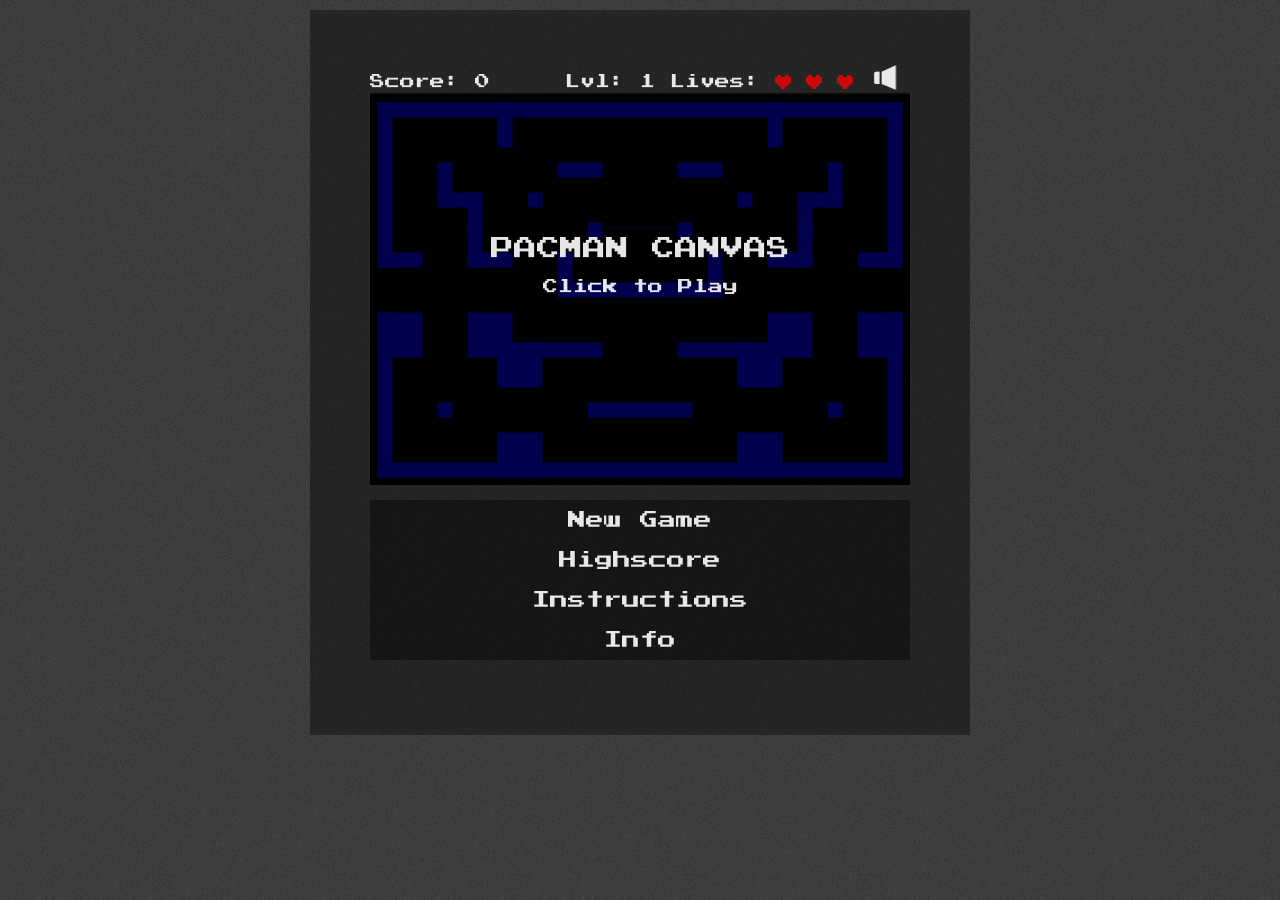
<file: arcade/pacman/index.htm>
<!DOCTYPE html>

<!--<html lang="en">-->
<html lang="en">
<head>
	<meta charset="utf-8" />
	<title>Pacman in HTML 5 Canvas</title>
	<link rel="stylesheet" href="style.css">
	<link rel="stylesheet" href="pacman-canvas.css">
	<link rel="manifest" href="manifest.json">


	<!-- SEO Stuff -->
    <meta name="description" content="Play Pacman Canvas for free on your desktop or mobile. This whole game is open source an was created in HTML5." />
    <link rel="canonical" href="http://pacman.platzh1rsch.ch/" />
    <meta name="author" content="platzh1rsch.ch" />
    <meta name="publisher" content="platzh1rsch.ch" />
    <meta name="copyright" content="&copy; Copyright (c) platzh1rsch.ch" />
    <meta name="robots" content="index,follow" />
    <meta http-equiv="content-language" content="de">
    <meta name="language" content="de">
    <meta name="page-topic" content="Games/Arcade" />

    <meta content="National" name="distribution" />
    <meta content="pacman.platzh1rsch.ch" name="target" />

   	<!-- Facebook Open Graph Information -->
	<meta property="og:image" content="http://pacman.platzh1rsch.ch/img/Icon-200x200.png"/>
    <meta property="og:title" content="Pacman Canvas in HTML5" />
	<meta property="og:description" content="Play Pacman Canvas for free on your desktop or mobile. This whole game is open source an was created in HTML5." />
    <meta property="og:url" content="http://pacman.platzh1rsch.ch/" />
    <meta property="og:site_name" content="Pacman Canvas in HTML5" />
	<meta property="og:locale" content="en_US" />

	<!-- site icons -->
	<link rel="shortcut icon" href="img/Icon-130x130.png" />
	<link rel="apple-touch-icon" href="img/Icon-130x130.png" />

    <meta property="og:image" content="http://pacman.platzh1rsch.ch/img/Icon-130x130.png"/>

	<!-- AppsFuel verification code -->
	<meta name="appsfuel_code" content="83d3cedc1050a5c"/>
	
	<!-- Mobile Viewport -->
	<meta name="viewport" content="width=device-width, initial-scale=1, maximum-scale=1, user-scalable=0"/>
	
	<!-- Apple Mobile Web Capability -->
	<meta name="apple-mobile-web-app-capable" content="yes" />
	
	<!-- Script -->
	<script src="js/jquery-3.7.1.min.js" type="text/javascript"></script>
	<script src="js/jquery.hammer.min.js" type="text/javascript"></script>
	
	<!-- Google Analytics -->
	
	
</head>

<body>

<div class="container">
<div class="main">


<!-- Display this message if Javascript is disabled -->
<noscript>
<h2>Enable Javascript!</h2>
<p>This HTML 5 app requires Javascript to run. Please check that Javascript is enabled in your browser.</p>
</noscript>

<!-- Highscore -->
<div class="content" id="highscore-content">
	<div class="button" id="back">&lt; back</div>
	<div>
		<h1>Highscore</h1>
		<p>
			<ol id="highscore-list">
				
			</ol>
		</p>
	</div>
</div>

<!-- INSTRUCTIONS -->
<div class="content" id="instructions-content">
	<div class="button" id="back">&lt; back</div>
	<div>
		<h1>Instructions</h1>
		<div class="nomobile">
			<h2>Controls</h2>
			<p>Use your arrow keys or [W,A,S,D] keys to navigate pacman.</p>
			<p>To pause / resume the game press [SPACE] or [ESC] or just click into the game area.</p>
		</div>
		<div class="mobile">
			<h2>Controls</h2>
			<p>Use swipe gestures to navigate pacman.</p>
			<p>Alternatively use the Arrow Buttons underneath the game area to navigate pacman.</p>
			<p>To pause / resume the game, touch the game area once.</p>
		</div>

		<div>
			<h2>Ghosts</h2>
			<p>Ghosts are creatures that hunt pacman and will kill him if they catch him.</p>
			<p>Every ghost has its own strategy to chase down pacman.</p>
			<h3>Inky<img src="img/inky.svg" class="pull-right"></h3>
			Inky will stay in the ghost house until pacman has eaten at least 30 pills.	His home is the bottom right corner.
			<h3>Blinky <img src="img/blinky.svg" class="pull-right"></h3>
			Blinky is the most agressive of the 4 ghosts. He will start chasing pacman right away, and aim directly at him. His home is the upper right corner.
			<h3>Pinky<img src="img/pinky.svg" class="pull-right"></h3>
			Pinky will start chasing pacman right away, he will always aim 4 fields ahead and 4 fields left of pacman. His home is the upper left corner.
			<h3>Clyde<img src="img/clyde.svg" class="pull-right"></h3>
			Inky will stay in the ghost house until pacman has eaten at least 2/3 of all pills. His home is the bottom left corner.
		</div>

		<div>
			<h2>Ghost moods</h2>
			The ghosts have two different moods that change the way they act during the game.
			<h3>Scatter mood</h3>
			<p>This is the default mood. When ghosts are in scatter mood, they will just go to their home corner and stay there.</p>
			<img src="img/instructions/instructions_scatter.PNG">
			<h3>Chase mood</h3>
			<p>After a certain time the ghosts change their mood and want to go chasing pacman. This is indicated through the walls turning red.</p>
			<img src="img/instructions/instructions_chase.PNG">
		</div>

		<div>
			<h2>Items</h2>
			<h3>Pills</h3>
			<p>The goal of every level is, to eat all the white pills without getting catched by the ghosts. One pill results in 10 points.</p>
			<h3>Powerpills</h3>
			<p>In every level there are 4 powerpills, which are a bit bigger than the regular ones. If Pacman eats those, he will get strong enough to eat the ghosts. You can see this indicated by the ghosts turning blue. One powerpill results in 50 points.</p>
			<img src="img/instructions/instructions_powerpill.PNG">
			<p>Eating a ghost results in 100 points. The soul of the ghost will return to the ghost house before starting to chase Pacman again.</p>
		</div>

	</div>
</div>

<!-- Info -->
<div class="content" id="info-content">
	<div class="button" id="back">&lt; back</div>
	<div>
		<h1>Info</h1>
		<p>Current Version: <span class="app-version">1.0.6 (2022-08-14)</span></p>
		<img src="img/platzh1rsch-logo.png">
		<p>Pacman Canvas is Open Source, written by <a href="http://platzh1rsch.ch">platzh1rsch</a>. You can get the code on <a target="_blank" href="https://github.com/platzhersh/pacman-canvas" target="_blank">github</a>.</p>
	</div>
</div>



<!-- main game content -->
<div class="content" id="game-content">

		<!-- Google AdSense -->
		<div id="adsense">
			
			
			<script>
			(adsbygoogle = window.adsbygoogle || []).push({});
			</script>
		</div>
	
	
	<!-- main game content -->
	<div class="game wrapper">
	
		<div class="score">Score:</div>
		<div class="level">Lvl:</div>
		<div class="lives">Lives: </div>
		
		<div class="controlSound">
			<img src="img/audio-icon-mute.png" id="mute">
		</div>
		<!-- canvas is splitted into 18x13 fields -->
		<div id="canvas-container">
			<div id="canvas-overlay-container">
				<div id="canvas-overlay-content">
					<div id="title">Pacman Canvas</div>
					<div><p id="text">Click to Play</p></div>
				</div>
			</div>
			<canvas id="myCanvas" width="540" height="390">
			<p>Canvas not supported</p>
			</canvas>
		</div>

		<div class="controls" id="game-buttons">
		<!-- Will be moved to Instructions 
		<p class="nomobile">Use W-A-S-D keys to navigate Pac-Man</p>
		-->
		
			<!-- OLD Buttons -->
			<div>
				<span id="up" class="controlButton">&uarr;</span>
			</div>
			<div>
				<span id="left" class="controlButton">&larr;</span>
				<span id="down" class="controlButton">&darr;</span>
				<span id="right" class="controlButton">&rarr;</span>
			</div>
			
		</div>
		<!-- inGame Controls End -->
		
		<!-- Game Menu -->		
		<div class="controls" id="menu-buttons">
			<ul>
				<li class="button" id="newGame">New Game</li>
				<li class="button" id="highscore">Highscore</li>
				<li class="button" id="instructions">Instructions</li>
				<li class="button" id="info">Info</li>
			</ul>
			
		</div>
		<!-- Game Menu End -->
		
	</div>
		
	<div class="description nomobile">
		<p>This whole thing was written in HTML5, CSS3 and Javascript (using small bits of jquery). For the basics I was following the <a href="http://devhammer.net/blog/exploring-html5-canvas-part-1---introduction" target="_blank">"Exploring HTML5 Canvas"</a> Tutorials (Part 1 - 6) by Devhammer. Thanks for the great Tutorial!</a>
		<p>For some other stuff, like how to write objectorientated javascript I was following the tutorials over at <a href="http://www.codecademy.com/" target="_blank">http://www.codecademy.com/</a>, which is a really great site to learn Javascript and also other languages.</a>
		<p>If you understand German you can also read my blogpost about this site: <a href="http://blog.platzh1rsch.ch/2012/08/pacman-in-html5-canvas.html">"Pacman in HTML5 Canvas"</a>.</p>
		
		<span id="audio">
			<audio id="theme" preload="auto">
				<source src="wav/theme.wav" type="audio/wav">
				<source src="mp3/theme.mp3" type="audio/mpeg">
			</audio>
			<audio id="waka" preload="auto">
				<source src="wav/waka.wav" type="audio/wav">
				<source src="mp3/waka.mp3" type="audio/mpeg">
			</audio>
			<audio id="die" preload="auto">
				<source src="wav/die.wav" type="audio/wav">
				<source src="mp3/die.mp3" type="audio/mpeg">
			</audio>
			<audio id="powerpill" preload="auto">
				<source src="wav/powerpill.wav" type="audio/wav">
				<source src="mp3/powerpill.mp3" type="audio/mpeg">
			</audio>
		</span>
		
		
	</div>

</div>
</div>
</div>

	<script src="pacman-canvas.js" type="text/javascript"></script>


</body>
</html>
</file>
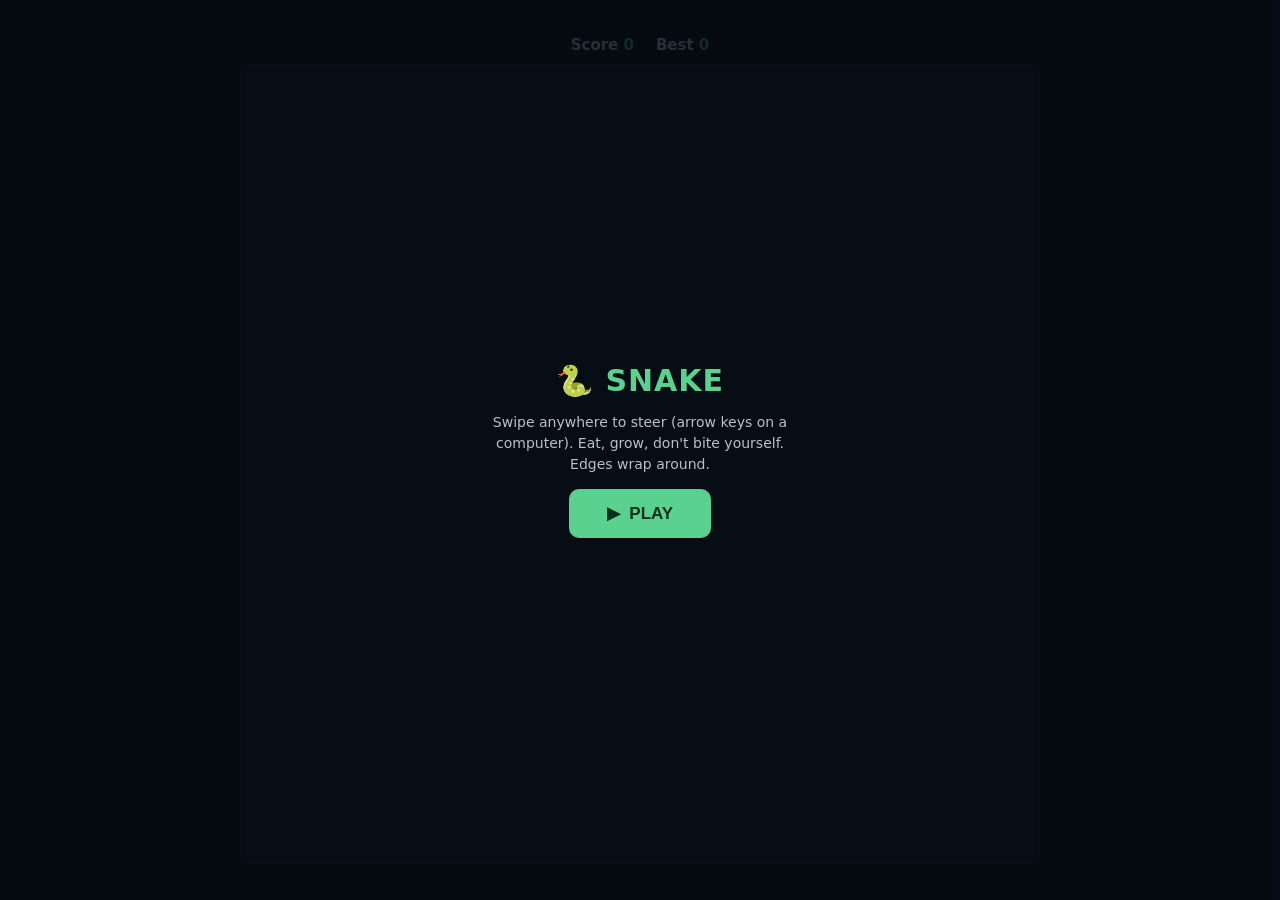
<file: arcade/snake/index.html>
<!DOCTYPE html>
<html lang="en">
<head>
<meta charset="utf-8">
<meta name="viewport" content="width=device-width, initial-scale=1, maximum-scale=1, user-scalable=no, viewport-fit=cover">
<meta name="robots" content="noindex">
<title>Snake — Game Room</title>
<!-- MIT License. Written for the town-app Game Room. -->
<style>
  html,body{margin:0;height:100%;background:#0d1420;color:#e7edf5;overflow:hidden;touch-action:none;
    -webkit-user-select:none;user-select:none;font-family:-apple-system,system-ui,Segoe UI,Roboto,sans-serif}
  #wrap{position:fixed;inset:0;display:flex;flex-direction:column;align-items:center;justify-content:center;gap:10px}
  #hud{display:flex;gap:22px;font-weight:700;font-size:15px;opacity:.9}
  #hud span b{color:#5ad18f}
  canvas{background:#101b2c;border:1px solid #24344d;border-radius:10px;display:block}
  #msg{position:fixed;inset:0;display:flex;flex-direction:column;gap:14px;align-items:center;justify-content:center;
    background:rgba(6,10,17,.82);z-index:10;text-align:center;padding:20px}
  #msg h1{margin:0;font-size:30px;color:#5ad18f;letter-spacing:1px}
  #msg p{margin:0;opacity:.8;font-size:14px;max-width:300px;line-height:1.5}
  #msg button{background:#5ad18f;color:#08301c;font-weight:800;border:none;border-radius:10px;
    padding:14px 38px;font-size:17px;cursor:pointer}
  #dead h1{color:#ff7a6b}
  .hidden{display:none!important}
</style>
</head>
<body>
<div id="wrap">
  <div id="hud"><span>Score <b id="sc">0</b></span><span>Best <b id="best">0</b></span></div>
  <canvas id="cv"></canvas>
</div>

<div id="msg">
  <h1>🐍 SNAKE</h1>
  <p>Swipe anywhere to steer (arrow keys on a computer). Eat, grow, don't bite yourself. Edges wrap around.</p>
  <button id="go">▶ &nbsp;PLAY</button>
</div>
<div id="dead" class="hidden" style="position:fixed;inset:0;display:flex;flex-direction:column;gap:14px;align-items:center;justify-content:center;background:rgba(6,10,17,.82);z-index:10;text-align:center;padding:20px">
  <h1 style="margin:0;font-size:30px;color:#ff7a6b">Ouch.</h1>
  <p id="deadScore" style="margin:0;opacity:.85;font-size:15px"></p>
  <button id="again" style="background:#5ad18f;color:#08301c;font-weight:800;border:none;border-radius:10px;padding:14px 38px;font-size:17px;cursor:pointer">Play again</button>
</div>

<script>
(function(){
  "use strict";
  var cv=document.getElementById("cv"), cx=cv.getContext("2d");
  var scEl=document.getElementById("sc"), bestEl=document.getElementById("best");
  var N=21, cell=18, snake, dir, nextDir, food, score, timer, speed, alive=false;
  var LS="gameroom.snake.best";
  var best=parseInt(localStorage.getItem(LS)||"0",10)||0; bestEl.textContent=best;

  function sizeBoard(){
    var m=Math.min(window.innerWidth-24, window.innerHeight-90);
    cell=Math.max(10,Math.floor(m/N));
    cv.width=cv.height=cell*N;
  }
  sizeBoard(); window.addEventListener("resize",function(){ sizeBoard(); draw(); });

  function reset(){
    snake=[{x:10,y:10},{x:9,y:10},{x:8,y:10}];
    dir={x:1,y:0}; nextDir=dir; score=0; speed=150; scEl.textContent=0;
    placeFood(); alive=true;
    clearInterval(timer); timer=setInterval(step,speed);
  }
  function placeFood(){
    do{ food={x:Math.floor(Math.random()*N),y:Math.floor(Math.random()*N)}; }
    while(snake.some(function(s){return s.x===food.x&&s.y===food.y}));
  }
  function step(){
    dir=nextDir;
    var h={x:(snake[0].x+dir.x+N)%N, y:(snake[0].y+dir.y+N)%N};
    if(snake.some(function(s){return s.x===h.x&&s.y===h.y})) return die();
    snake.unshift(h);
    if(h.x===food.x&&h.y===food.y){
      score++; scEl.textContent=score; placeFood();
      if(speed>70){ speed-=4; clearInterval(timer); timer=setInterval(step,speed); }
    } else snake.pop();
    draw();
  }
  function die(){
    alive=false; clearInterval(timer);
    if(score>best){ best=score; localStorage.setItem(LS,best); bestEl.textContent=best; }
    document.getElementById("deadScore").textContent="Score "+score+"  ·  best "+best;
    document.getElementById("dead").classList.remove("hidden");
  }
  function draw(){
    cx.fillStyle="#101b2c"; cx.fillRect(0,0,cv.width,cv.height);
    cx.fillStyle="#ffcf5c";
    cx.beginPath(); cx.arc(food.x*cell+cell/2, food.y*cell+cell/2, cell*0.36, 0, 7); cx.fill();
    snake.forEach(function(s,i){
      cx.fillStyle = i===0 ? "#7de8a8" : "#5ad18f";
      cx.fillRect(s.x*cell+1, s.y*cell+1, cell-2, cell-2);
    });
  }
  function turn(x,y){
    if(!alive) return;
    if(x===-dir.x&&y===-dir.y) return;  // no instant reverse
    nextDir={x:x,y:y};
  }
  document.addEventListener("keydown",function(e){
    if(e.keyCode===37)turn(-1,0); else if(e.keyCode===39)turn(1,0);
    else if(e.keyCode===38)turn(0,-1); else if(e.keyCode===40)turn(0,1);
    else return;
    e.preventDefault();
  });
  var t0=null;
  document.addEventListener("pointerdown",function(e){ t0={x:e.clientX,y:e.clientY}; });
  document.addEventListener("pointerup",function(e){
    if(!t0) return;
    var dx=e.clientX-t0.x, dy=e.clientY-t0.y; t0=null;
    if(Math.hypot(dx,dy)<18) return;
    if(Math.abs(dx)>Math.abs(dy)) turn(dx>0?1:-1,0); else turn(0,dy>0?1:-1);
  });
  document.addEventListener("visibilitychange",function(){
    if(document.hidden&&alive){ clearInterval(timer); }
    else if(alive){ clearInterval(timer); timer=setInterval(step,speed); }
  });
  document.getElementById("go").addEventListener("click",function(){
    document.getElementById("msg").classList.add("hidden"); reset(); draw();
  });
  document.getElementById("again").addEventListener("click",function(){
    document.getElementById("dead").classList.add("hidden"); reset(); draw();
  });
})();
</script>
</body>
</html>
</file>
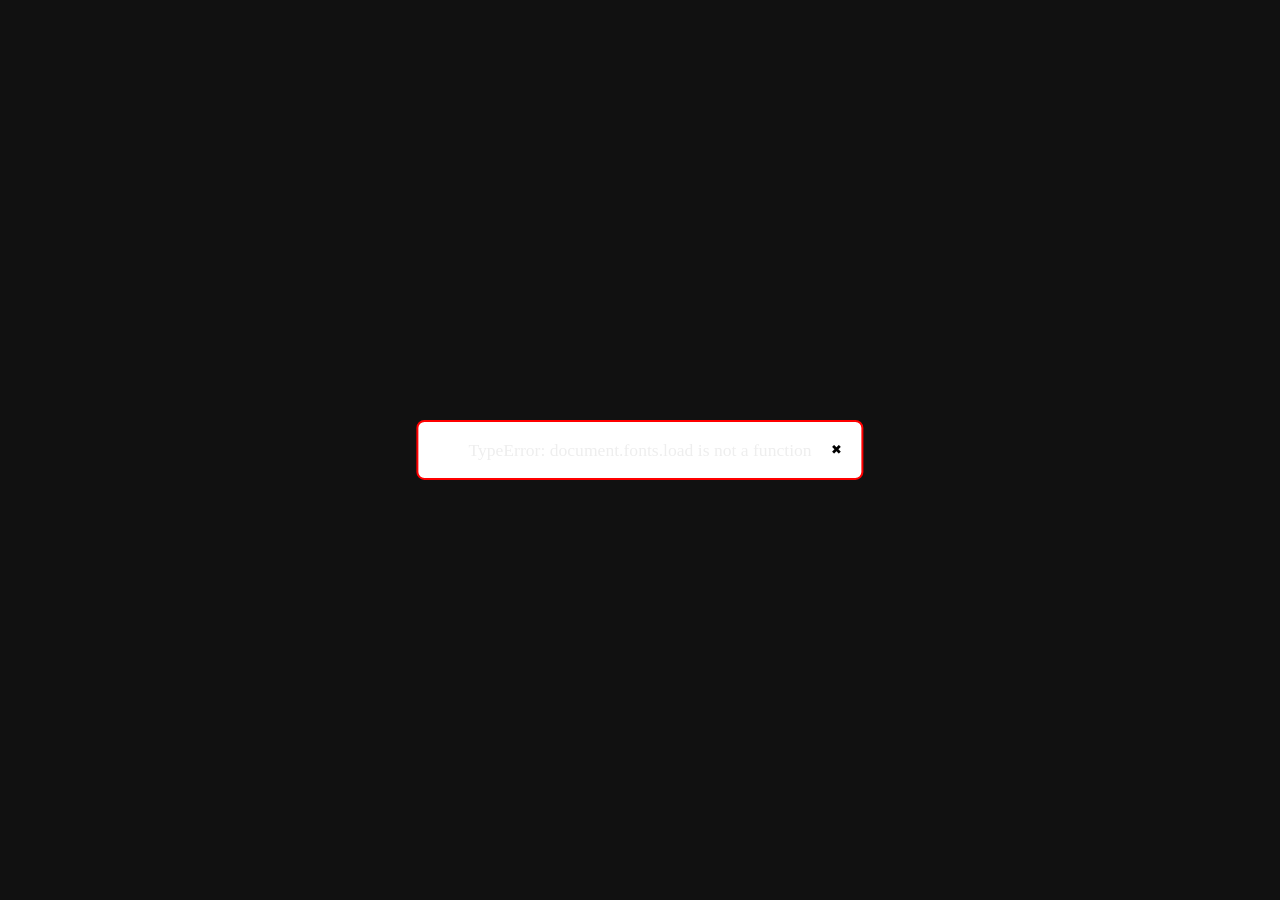
<file: arcade/zork/zork1.html>
<!DOCTYPE html>
<html lang="en">
<head>
    <meta charset="UTF-8">
    <meta name="viewport" content="width=device-width, initial-scale=1">
    <title>Zork I</title>
    <link rel="stylesheet" href="interpreter/parchment.css" type="text/css">
    <script src="interpreter/jquery.min.js"></script>
    <script src="interpreter/ie.js" nomodule></script>
    <script src="interpreter/parchment.js"></script>
    <script>
    (function(){
        const url = 'zork1.z3.js'
        const filename = url.substring(0, url.length - 3)
        window.parchment_options = {
            dialog_localStorage_id: 'zork1',
            autoplay: true,
            play_in_iframe: true,
            jsonp: 'ParchmentResource',
            lib_path: 'interpreter/',
            story: { filename, title: 'Zork I', url },
        }
    })()
    </script>
    <style>html,body{background:#111;color:#eee;margin:0;height:100%}#gameport{position:absolute;inset:0}</style>
</head>
<body>
    <div id="gameport">
        <div id="windowport">
            <noscript><p>You'll need to turn on Javascript in your web browser to play this game.</p></noscript>
        </div>
        <div id="loadingpane">
            <img src="interpreter/waiting.gif" alt="LOADING"><br>
            <em>&nbsp;&nbsp;&nbsp;Loading...</em>
        </div>
        <div id="errorpane" style="display:none;"><div id="errorcontent">...</div></div>
    </div>
</body>
</html>
</file>
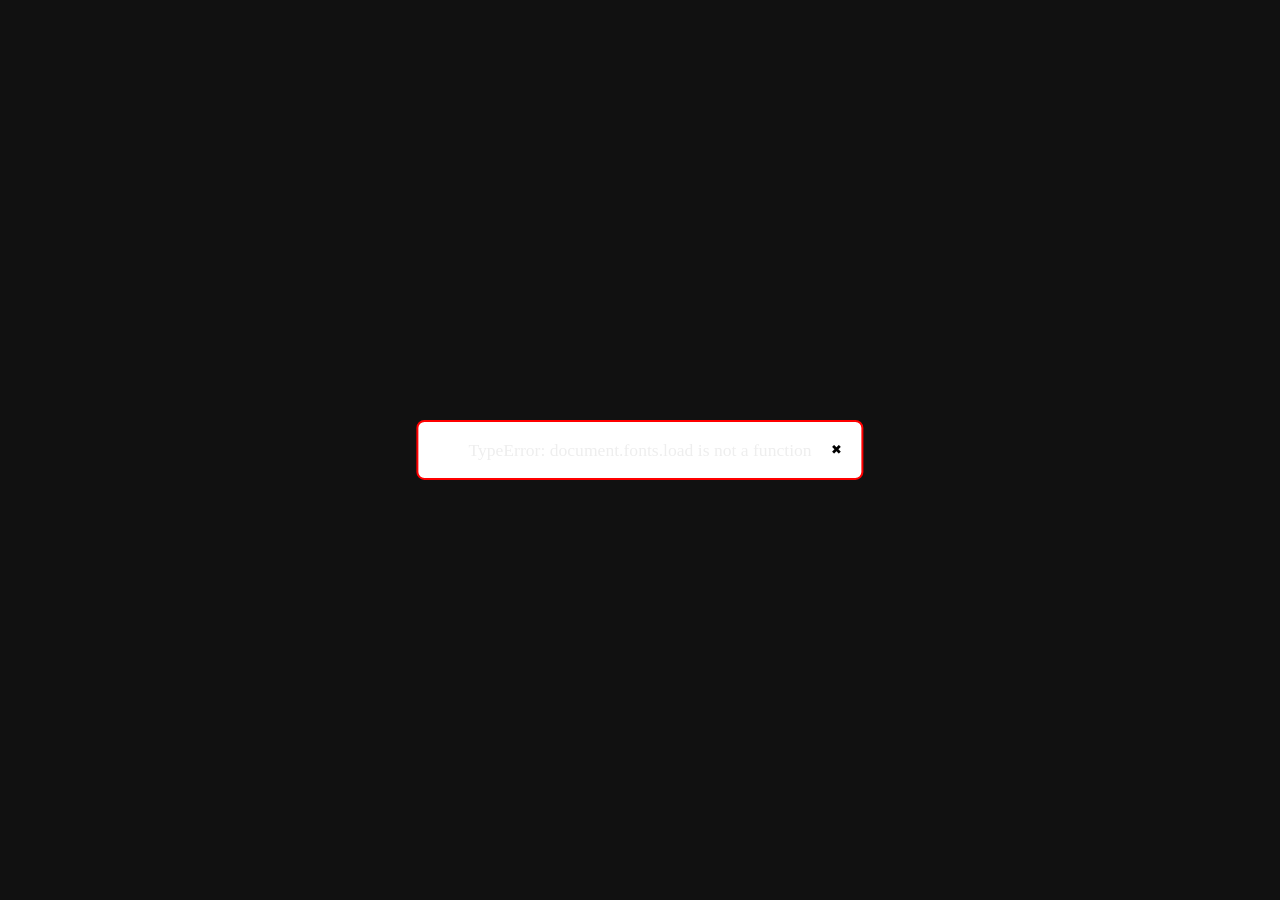
<file: arcade/zork/zork2.html>
<!DOCTYPE html>
<html lang="en">
<head>
    <meta charset="UTF-8">
    <meta name="viewport" content="width=device-width, initial-scale=1">
    <title>Zork II</title>
    <link rel="stylesheet" href="interpreter/parchment.css" type="text/css">
    <script src="interpreter/jquery.min.js"></script>
    <script src="interpreter/ie.js" nomodule></script>
    <script src="interpreter/parchment.js"></script>
    <script>
    (function(){
        const url = 'zork2.z3.js'
        const filename = url.substring(0, url.length - 3)
        window.parchment_options = {
            dialog_localStorage_id: 'zork2',
            autoplay: true,
            play_in_iframe: true,
            jsonp: 'ParchmentResource',
            lib_path: 'interpreter/',
            story: { filename, title: 'Zork II', url },
        }
    })()
    </script>
    <style>html,body{background:#111;color:#eee;margin:0;height:100%}#gameport{position:absolute;inset:0}</style>
</head>
<body>
    <div id="gameport">
        <div id="windowport">
            <noscript><p>You'll need to turn on Javascript in your web browser to play this game.</p></noscript>
        </div>
        <div id="loadingpane">
            <img src="interpreter/waiting.gif" alt="LOADING"><br>
            <em>&nbsp;&nbsp;&nbsp;Loading...</em>
        </div>
        <div id="errorpane" style="display:none;"><div id="errorcontent">...</div></div>
    </div>
</body>
</html>
</file>
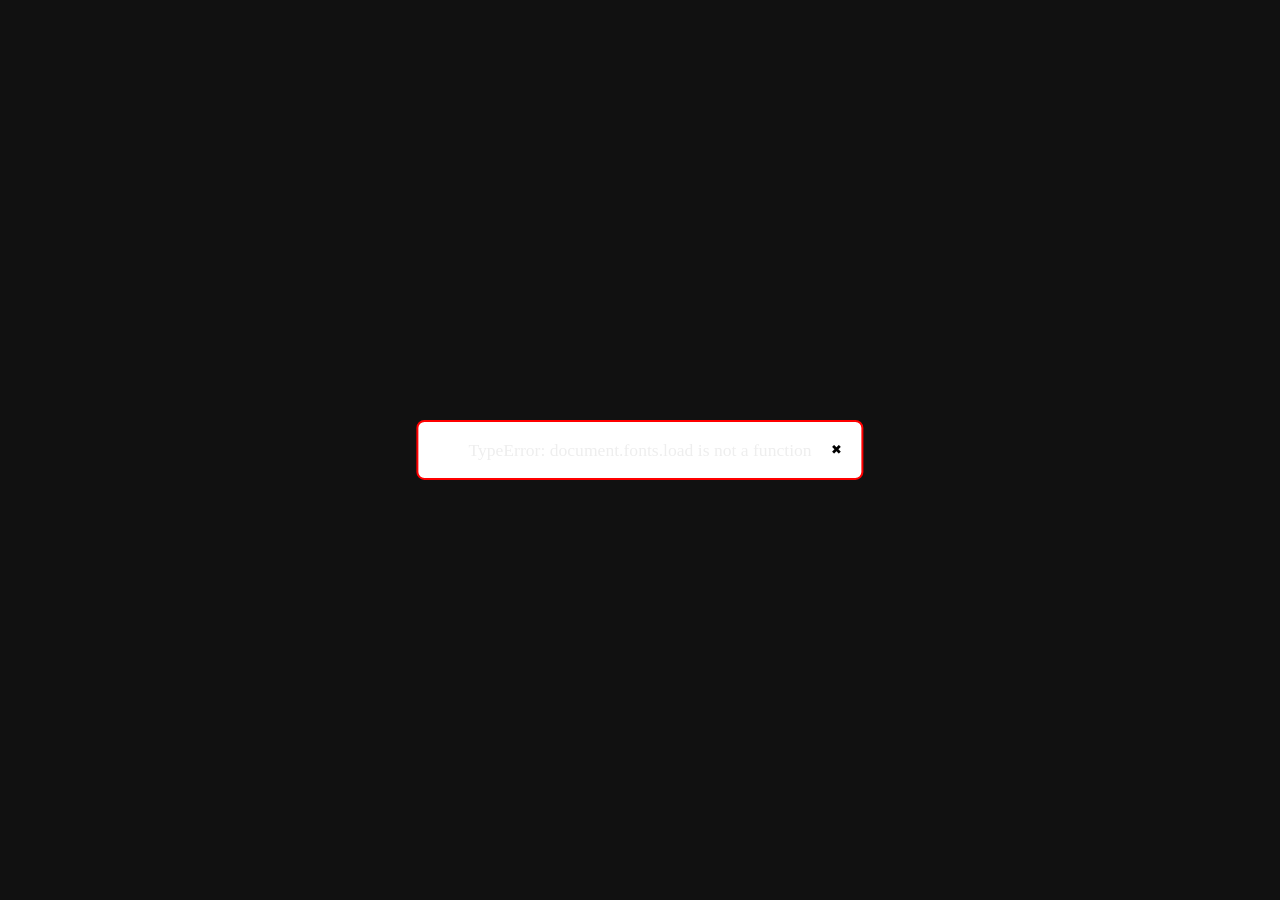
<file: arcade/zork/zork3.html>
<!DOCTYPE html>
<html lang="en">
<head>
    <meta charset="UTF-8">
    <meta name="viewport" content="width=device-width, initial-scale=1">
    <title>Zork III</title>
    <link rel="stylesheet" href="interpreter/parchment.css" type="text/css">
    <script src="interpreter/jquery.min.js"></script>
    <script src="interpreter/ie.js" nomodule></script>
    <script src="interpreter/parchment.js"></script>
    <script>
    (function(){
        const url = 'zork3.z3.js'
        const filename = url.substring(0, url.length - 3)
        window.parchment_options = {
            dialog_localStorage_id: 'zork3',
            autoplay: true,
            play_in_iframe: true,
            jsonp: 'ParchmentResource',
            lib_path: 'interpreter/',
            story: { filename, title: 'Zork III', url },
        }
    })()
    </script>
    <style>html,body{background:#111;color:#eee;margin:0;height:100%}#gameport{position:absolute;inset:0}</style>
</head>
<body>
    <div id="gameport">
        <div id="windowport">
            <noscript><p>You'll need to turn on Javascript in your web browser to play this game.</p></noscript>
        </div>
        <div id="loadingpane">
            <img src="interpreter/waiting.gif" alt="LOADING"><br>
            <em>&nbsp;&nbsp;&nbsp;Loading...</em>
        </div>
        <div id="errorpane" style="display:none;"><div id="errorcontent">...</div></div>
    </div>
</body>
</html>
</file>
<file: arcade/2048/style/main.css>
@import url(fonts/clear-sans.css);
html, body {
  margin: 0;
  padding: 0;
  background: #faf8ef;
  color: #776e65;
  font-family: "Clear Sans", "Helvetica Neue", Arial, sans-serif;
  font-size: 18px; }

body {
  margin: 80px 0; }

.heading:after {
  content: "";
  display: block;
  clear: both; }

h1.title {
  font-size: 80px;
  font-weight: bold;
  margin: 0;
  display: block;
  float: left; }

@-webkit-keyframes move-up {
  0% {
    top: 25px;
    opacity: 1; }

  100% {
    top: -50px;
    opacity: 0; } }
@-moz-keyframes move-up {
  0% {
    top: 25px;
    opacity: 1; }

  100% {
    top: -50px;
    opacity: 0; } }
@keyframes move-up {
  0% {
    top: 25px;
    opacity: 1; }

  100% {
    top: -50px;
    opacity: 0; } }
.scores-container {
  float: right;
  text-align: right; }

.score-container, .best-container {
  position: relative;
  display: inline-block;
  background: #bbada0;
  padding: 15px 25px;
  font-size: 25px;
  height: 25px;
  line-height: 47px;
  font-weight: bold;
  border-radius: 3px;
  color: white;
  margin-top: 8px;
  text-align: center; }
  .score-container:after, .best-container:after {
    position: absolute;
    width: 100%;
    top: 10px;
    left: 0;
    text-transform: uppercase;
    font-size: 13px;
    line-height: 13px;
    text-align: center;
    color: #eee4da; }
  .score-container .score-addition, .best-container .score-addition {
    position: absolute;
    right: 30px;
    color: red;
    font-size: 25px;
    line-height: 25px;
    font-weight: bold;
    color: rgba(119, 110, 101, 0.9);
    z-index: 100;
    -webkit-animation: move-up 600ms ease-in;
    -moz-animation: move-up 600ms ease-in;
    animation: move-up 600ms ease-in;
    -webkit-animation-fill-mode: both;
    -moz-animation-fill-mode: both;
    animation-fill-mode: both; }

.score-container:after {
  content: "Score"; }

.best-container:after {
  content: "Best"; }

p {
  margin-top: 0;
  margin-bottom: 10px;
  line-height: 1.65; }

a {
  color: #776e65;
  font-weight: bold;
  text-decoration: underline;
  cursor: pointer; }

strong.important {
  text-transform: uppercase; }

hr {
  border: none;
  border-bottom: 1px solid #d8d4d0;
  margin-top: 20px;
  margin-bottom: 30px; }

.container {
  width: 500px;
  margin: 0 auto; }

@-webkit-keyframes fade-in {
  0% {
    opacity: 0; }

  100% {
    opacity: 1; } }
@-moz-keyframes fade-in {
  0% {
    opacity: 0; }

  100% {
    opacity: 1; } }
@keyframes fade-in {
  0% {
    opacity: 0; }

  100% {
    opacity: 1; } }
.game-container {
  margin-top: 40px;
  position: relative;
  padding: 15px;
  cursor: default;
  -webkit-touch-callout: none;
  -ms-touch-callout: none;
  -webkit-user-select: none;
  -moz-user-select: none;
  -ms-user-select: none;
  -ms-touch-action: none;
  touch-action: none;
  background: #bbada0;
  border-radius: 6px;
  width: 500px;
  height: 500px;
  -webkit-box-sizing: border-box;
  -moz-box-sizing: border-box;
  box-sizing: border-box; }
  .game-container .game-message {
    display: none;
    position: absolute;
    top: 0;
    right: 0;
    bottom: 0;
    left: 0;
    background: rgba(238, 228, 218, 0.5);
    z-index: 100;
    text-align: center;
    -webkit-animation: fade-in 800ms ease 1200ms;
    -moz-animation: fade-in 800ms ease 1200ms;
    animation: fade-in 800ms ease 1200ms;
    -webkit-animation-fill-mode: both;
    -moz-animation-fill-mode: both;
    animation-fill-mode: both; }
    .game-container .game-message p {
      font-size: 60px;
      font-weight: bold;
      height: 60px;
      line-height: 60px;
      margin-top: 222px; }
    .game-container .game-message .lower {
      display: block;
      margin-top: 59px; }
    .game-container .game-message a {
      display: inline-block;
      background: #8f7a66;
      border-radius: 3px;
      padding: 0 20px;
      text-decoration: none;
      color: #f9f6f2;
      height: 40px;
      line-height: 42px;
      margin-left: 9px; }
      .game-container .game-message a.keep-playing-button {
        display: none; }
    .game-container .game-message.game-won {
      background: rgba(237, 194, 46, 0.5);
      color: #f9f6f2; }
      .game-container .game-message.game-won a.keep-playing-button {
        display: inline-block; }
    .game-container .game-message.game-won, .game-container .game-message.game-over {
      display: block; }

.grid-container {
  position: absolute;
  z-index: 1; }

.grid-row {
  margin-bottom: 15px; }
  .grid-row:last-child {
    margin-bottom: 0; }
  .grid-row:after {
    content: "";
    display: block;
    clear: both; }

.grid-cell {
  width: 106.25px;
  height: 106.25px;
  margin-right: 15px;
  float: left;
  border-radius: 3px;
  background: rgba(238, 228, 218, 0.35); }
  .grid-cell:last-child {
    margin-right: 0; }

.tile-container {
  position: absolute;
  z-index: 2; }

.tile, .tile .tile-inner {
  width: 107px;
  height: 107px;
  line-height: 107px; }
.tile.tile-position-1-1 {
  -webkit-transform: translate(0px, 0px);
  -moz-transform: translate(0px, 0px);
  -ms-transform: translate(0px, 0px);
  transform: translate(0px, 0px); }
.tile.tile-position-1-2 {
  -webkit-transform: translate(0px, 121px);
  -moz-transform: translate(0px, 121px);
  -ms-transform: translate(0px, 121px);
  transform: translate(0px, 121px); }
.tile.tile-position-1-3 {
  -webkit-transform: translate(0px, 242px);
  -moz-transform: translate(0px, 242px);
  -ms-transform: translate(0px, 242px);
  transform: translate(0px, 242px); }
.tile.tile-position-1-4 {
  -webkit-transform: translate(0px, 363px);
  -moz-transform: translate(0px, 363px);
  -ms-transform: translate(0px, 363px);
  transform: translate(0px, 363px); }
.tile.tile-position-2-1 {
  -webkit-transform: translate(121px, 0px);
  -moz-transform: translate(121px, 0px);
  -ms-transform: translate(121px, 0px);
  transform: translate(121px, 0px); }
.tile.tile-position-2-2 {
  -webkit-transform: translate(121px, 121px);
  -moz-transform: translate(121px, 121px);
  -ms-transform: translate(121px, 121px);
  transform: translate(121px, 121px); }
.tile.tile-position-2-3 {
  -webkit-transform: translate(121px, 242px);
  -moz-transform: translate(121px, 242px);
  -ms-transform: translate(121px, 242px);
  transform: translate(121px, 242px); }
.tile.tile-position-2-4 {
  -webkit-transform: translate(121px, 363px);
  -moz-transform: translate(121px, 363px);
  -ms-transform: translate(121px, 363px);
  transform: translate(121px, 363px); }
.tile.tile-position-3-1 {
  -webkit-transform: translate(242px, 0px);
  -moz-transform: translate(242px, 0px);
  -ms-transform: translate(242px, 0px);
  transform: translate(242px, 0px); }
.tile.tile-position-3-2 {
  -webkit-transform: translate(242px, 121px);
  -moz-transform: translate(242px, 121px);
  -ms-transform: translate(242px, 121px);
  transform: translate(242px, 121px); }
.tile.tile-position-3-3 {
  -webkit-transform: translate(242px, 242px);
  -moz-transform: translate(242px, 242px);
  -ms-transform: translate(242px, 242px);
  transform: translate(242px, 242px); }
.tile.tile-position-3-4 {
  -webkit-transform: translate(242px, 363px);
  -moz-transform: translate(242px, 363px);
  -ms-transform: translate(242px, 363px);
  transform: translate(242px, 363px); }
.tile.tile-position-4-1 {
  -webkit-transform: translate(363px, 0px);
  -moz-transform: translate(363px, 0px);
  -ms-transform: translate(363px, 0px);
  transform: translate(363px, 0px); }
.tile.tile-position-4-2 {
  -webkit-transform: translate(363px, 121px);
  -moz-transform: translate(363px, 121px);
  -ms-transform: translate(363px, 121px);
  transform: translate(363px, 121px); }
.tile.tile-position-4-3 {
  -webkit-transform: translate(363px, 242px);
  -moz-transform: translate(363px, 242px);
  -ms-transform: translate(363px, 242px);
  transform: translate(363px, 242px); }
.tile.tile-position-4-4 {
  -webkit-transform: translate(363px, 363px);
  -moz-transform: translate(363px, 363px);
  -ms-transform: translate(363px, 363px);
  transform: translate(363px, 363px); }

.tile {
  position: absolute;
  -webkit-transition: 100ms ease-in-out;
  -moz-transition: 100ms ease-in-out;
  transition: 100ms ease-in-out;
  -webkit-transition-property: -webkit-transform;
  -moz-transition-property: -moz-transform;
  transition-property: transform; }
  .tile .tile-inner {
    border-radius: 3px;
    background: #eee4da;
    text-align: center;
    font-weight: bold;
    z-index: 10;
    font-size: 55px; }
  .tile.tile-2 .tile-inner {
    background: #eee4da;
    box-shadow: 0 0 30px 10px rgba(243, 215, 116, 0), inset 0 0 0 1px rgba(255, 255, 255, 0); }
  .tile.tile-4 .tile-inner {
    background: #ede0c8;
    box-shadow: 0 0 30px 10px rgba(243, 215, 116, 0), inset 0 0 0 1px rgba(255, 255, 255, 0); }
  .tile.tile-8 .tile-inner {
    color: #f9f6f2;
    background: #f2b179; }
  .tile.tile-16 .tile-inner {
    color: #f9f6f2;
    background: #f59563; }
  .tile.tile-32 .tile-inner {
    color: #f9f6f2;
    background: #f67c5f; }
  .tile.tile-64 .tile-inner {
    color: #f9f6f2;
    background: #f65e3b; }
  .tile.tile-128 .tile-inner {
    color: #f9f6f2;
    background: #edcf72;
    box-shadow: 0 0 30px 10px rgba(243, 215, 116, 0.2381), inset 0 0 0 1px rgba(255, 255, 255, 0.14286);
    font-size: 45px; }
    @media screen and (max-width: 520px) {
      .tile.tile-128 .tile-inner {
        font-size: 25px; } }
  .tile.tile-256 .tile-inner {
    color: #f9f6f2;
    background: #edcc61;
    box-shadow: 0 0 30px 10px rgba(243, 215, 116, 0.31746), inset 0 0 0 1px rgba(255, 255, 255, 0.19048);
    font-size: 45px; }
    @media screen and (max-width: 520px) {
      .tile.tile-256 .tile-inner {
        font-size: 25px; } }
  .tile.tile-512 .tile-inner {
    color: #f9f6f2;
    background: #edc850;
    box-shadow: 0 0 30px 10px rgba(243, 215, 116, 0.39683), inset 0 0 0 1px rgba(255, 255, 255, 0.2381);
    font-size: 45px; }
    @media screen and (max-width: 520px) {
      .tile.tile-512 .tile-inner {
        font-size: 25px; } }
  .tile.tile-1024 .tile-inner {
    color: #f9f6f2;
    background: #edc53f;
    box-shadow: 0 0 30px 10px rgba(243, 215, 116, 0.47619), inset 0 0 0 1px rgba(255, 255, 255, 0.28571);
    font-size: 35px; }
    @media screen and (max-width: 520px) {
      .tile.tile-1024 .tile-inner {
        font-size: 15px; } }
  .tile.tile-2048 .tile-inner {
    color: #f9f6f2;
    background: #edc22e;
    box-shadow: 0 0 30px 10px rgba(243, 215, 116, 0.55556), inset 0 0 0 1px rgba(255, 255, 255, 0.33333);
    font-size: 35px; }
    @media screen and (max-width: 520px) {
      .tile.tile-2048 .tile-inner {
        font-size: 15px; } }
  .tile.tile-super .tile-inner {
    color: #f9f6f2;
    background: #3c3a32;
    font-size: 30px; }
    @media screen and (max-width: 520px) {
      .tile.tile-super .tile-inner {
        font-size: 10px; } }

@-webkit-keyframes appear {
  0% {
    opacity: 0;
    -webkit-transform: scale(0);
    -moz-transform: scale(0);
    -ms-transform: scale(0);
    transform: scale(0); }

  100% {
    opacity: 1;
    -webkit-transform: scale(1);
    -moz-transform: scale(1);
    -ms-transform: scale(1);
    transform: scale(1); } }
@-moz-keyframes appear {
  0% {
    opacity: 0;
    -webkit-transform: scale(0);
    -moz-transform: scale(0);
    -ms-transform: scale(0);
    transform: scale(0); }

  100% {
    opacity: 1;
    -webkit-transform: scale(1);
    -moz-transform: scale(1);
    -ms-transform: scale(1);
    transform: scale(1); } }
@keyframes appear {
  0% {
    opacity: 0;
    -webkit-transform: scale(0);
    -moz-transform: scale(0);
    -ms-transform: scale(0);
    transform: scale(0); }

  100% {
    opacity: 1;
    -webkit-transform: scale(1);
    -moz-transform: scale(1);
    -ms-transform: scale(1);
    transform: scale(1); } }
.tile-new .tile-inner {
  -webkit-animation: appear 200ms ease 100ms;
  -moz-animation: appear 200ms ease 100ms;
  animation: appear 200ms ease 100ms;
  -webkit-animation-fill-mode: backwards;
  -moz-animation-fill-mode: backwards;
  animation-fill-mode: backwards; }

@-webkit-keyframes pop {
  0% {
    -webkit-transform: scale(0);
    -moz-transform: scale(0);
    -ms-transform: scale(0);
    transform: scale(0); }

  50% {
    -webkit-transform: scale(1.2);
    -moz-transform: scale(1.2);
    -ms-transform: scale(1.2);
    transform: scale(1.2); }

  100% {
    -webkit-transform: scale(1);
    -moz-transform: scale(1);
    -ms-transform: scale(1);
    transform: scale(1); } }
@-moz-keyframes pop {
  0% {
    -webkit-transform: scale(0);
    -moz-transform: scale(0);
    -ms-transform: scale(0);
    transform: scale(0); }

  50% {
    -webkit-transform: scale(1.2);
    -moz-transform: scale(1.2);
    -ms-transform: scale(1.2);
    transform: scale(1.2); }

  100% {
    -webkit-transform: scale(1);
    -moz-transform: scale(1);
    -ms-transform: scale(1);
    transform: scale(1); } }
@keyframes pop {
  0% {
    -webkit-transform: scale(0);
    -moz-transform: scale(0);
    -ms-transform: scale(0);
    transform: scale(0); }

  50% {
    -webkit-transform: scale(1.2);
    -moz-transform: scale(1.2);
    -ms-transform: scale(1.2);
    transform: scale(1.2); }

  100% {
    -webkit-transform: scale(1);
    -moz-transform: scale(1);
    -ms-transform: scale(1);
    transform: scale(1); } }
.tile-merged .tile-inner {
  z-index: 20;
  -webkit-animation: pop 200ms ease 100ms;
  -moz-animation: pop 200ms ease 100ms;
  animation: pop 200ms ease 100ms;
  -webkit-animation-fill-mode: backwards;
  -moz-animation-fill-mode: backwards;
  animation-fill-mode: backwards; }

.above-game:after {
  content: "";
  display: block;
  clear: both; }

.game-intro {
  float: left;
  line-height: 42px;
  margin-bottom: 0; }

.restart-button {
  display: inline-block;
  background: #8f7a66;
  border-radius: 3px;
  padding: 0 20px;
  text-decoration: none;
  color: #f9f6f2;
  height: 40px;
  line-height: 42px;
  display: block;
  text-align: center;
  float: right; }

.game-explanation {
  margin-top: 50px; }

@media screen and (max-width: 520px) {
  html, body {
    font-size: 15px; }

  body {
    margin: 20px 0;
    padding: 0 20px; }

  h1.title {
    font-size: 27px;
    margin-top: 15px; }

  .container {
    width: 280px;
    margin: 0 auto; }

  .score-container, .best-container {
    margin-top: 0;
    padding: 15px 10px;
    min-width: 40px; }

  .heading {
    margin-bottom: 10px; }

  .game-intro {
    width: 55%;
    display: block;
    box-sizing: border-box;
    line-height: 1.65; }

  .restart-button {
    width: 42%;
    padding: 0;
    display: block;
    box-sizing: border-box;
    margin-top: 2px; }

  .game-container {
    margin-top: 17px;
    position: relative;
    padding: 10px;
    cursor: default;
    -webkit-touch-callout: none;
    -ms-touch-callout: none;
    -webkit-user-select: none;
    -moz-user-select: none;
    -ms-user-select: none;
    -ms-touch-action: none;
    touch-action: none;
    background: #bbada0;
    border-radius: 6px;
    width: 280px;
    height: 280px;
    -webkit-box-sizing: border-box;
    -moz-box-sizing: border-box;
    box-sizing: border-box; }
    .game-container .game-message {
      display: none;
      position: absolute;
      top: 0;
      right: 0;
      bottom: 0;
      left: 0;
      background: rgba(238, 228, 218, 0.5);
      z-index: 100;
      text-align: center;
      -webkit-animation: fade-in 800ms ease 1200ms;
      -moz-animation: fade-in 800ms ease 1200ms;
      animation: fade-in 800ms ease 1200ms;
      -webkit-animation-fill-mode: both;
      -moz-animation-fill-mode: both;
      animation-fill-mode: both; }
      .game-container .game-message p {
        font-size: 60px;
        font-weight: bold;
        height: 60px;
        line-height: 60px;
        margin-top: 222px; }
      .game-container .game-message .lower {
        display: block;
        margin-top: 59px; }
      .game-container .game-message a {
        display: inline-block;
        background: #8f7a66;
        border-radius: 3px;
        padding: 0 20px;
        text-decoration: none;
        color: #f9f6f2;
        height: 40px;
        line-height: 42px;
        margin-left: 9px; }
        .game-container .game-message a.keep-playing-button {
          display: none; }
      .game-container .game-message.game-won {
        background: rgba(237, 194, 46, 0.5);
        color: #f9f6f2; }
        .game-container .game-message.game-won a.keep-playing-button {
          display: inline-block; }
      .game-container .game-message.game-won, .game-container .game-message.game-over {
        display: block; }

  .grid-container {
    position: absolute;
    z-index: 1; }

  .grid-row {
    margin-bottom: 10px; }
    .grid-row:last-child {
      margin-bottom: 0; }
    .grid-row:after {
      content: "";
      display: block;
      clear: both; }

  .grid-cell {
    width: 57.5px;
    height: 57.5px;
    margin-right: 10px;
    float: left;
    border-radius: 3px;
    background: rgba(238, 228, 218, 0.35); }
    .grid-cell:last-child {
      margin-right: 0; }

  .tile-container {
    position: absolute;
    z-index: 2; }

  .tile, .tile .tile-inner {
    width: 58px;
    height: 58px;
    line-height: 58px; }
  .tile.tile-position-1-1 {
    -webkit-transform: translate(0px, 0px);
    -moz-transform: translate(0px, 0px);
    -ms-transform: translate(0px, 0px);
    transform: translate(0px, 0px); }
  .tile.tile-position-1-2 {
    -webkit-transform: translate(0px, 67px);
    -moz-transform: translate(0px, 67px);
    -ms-transform: translate(0px, 67px);
    transform: translate(0px, 67px); }
  .tile.tile-position-1-3 {
    -webkit-transform: translate(0px, 135px);
    -moz-transform: translate(0px, 135px);
    -ms-transform: translate(0px, 135px);
    transform: translate(0px, 135px); }
  .tile.tile-position-1-4 {
    -webkit-transform: translate(0px, 202px);
    -moz-transform: translate(0px, 202px);
    -ms-transform: translate(0px, 202px);
    transform: translate(0px, 202px); }
  .tile.tile-position-2-1 {
    -webkit-transform: translate(67px, 0px);
    -moz-transform: translate(67px, 0px);
    -ms-transform: translate(67px, 0px);
    transform: translate(67px, 0px); }
  .tile.tile-position-2-2 {
    -webkit-transform: translate(67px, 67px);
    -moz-transform: translate(67px, 67px);
    -ms-transform: translate(67px, 67px);
    transform: translate(67px, 67px); }
  .tile.tile-position-2-3 {
    -webkit-transform: translate(67px, 135px);
    -moz-transform: translate(67px, 135px);
    -ms-transform: translate(67px, 135px);
    transform: translate(67px, 135px); }
  .tile.tile-position-2-4 {
    -webkit-transform: translate(67px, 202px);
    -moz-transform: translate(67px, 202px);
    -ms-transform: translate(67px, 202px);
    transform: translate(67px, 202px); }
  .tile.tile-position-3-1 {
    -webkit-transform: translate(135px, 0px);
    -moz-transform: translate(135px, 0px);
    -ms-transform: translate(135px, 0px);
    transform: translate(135px, 0px); }
  .tile.tile-position-3-2 {
    -webkit-transform: translate(135px, 67px);
    -moz-transform: translate(135px, 67px);
    -ms-transform: translate(135px, 67px);
    transform: translate(135px, 67px); }
  .tile.tile-position-3-3 {
    -webkit-transform: translate(135px, 135px);
    -moz-transform: translate(135px, 135px);
    -ms-transform: translate(135px, 135px);
    transform: translate(135px, 135px); }
  .tile.tile-position-3-4 {
    -webkit-transform: translate(135px, 202px);
    -moz-transform: translate(135px, 202px);
    -ms-transform: translate(135px, 202px);
    transform: translate(135px, 202px); }
  .tile.tile-position-4-1 {
    -webkit-transform: translate(202px, 0px);
    -moz-transform: translate(202px, 0px);
    -ms-transform: translate(202px, 0px);
    transform: translate(202px, 0px); }
  .tile.tile-position-4-2 {
    -webkit-transform: translate(202px, 67px);
    -moz-transform: translate(202px, 67px);
    -ms-transform: translate(202px, 67px);
    transform: translate(202px, 67px); }
  .tile.tile-position-4-3 {
    -webkit-transform: translate(202px, 135px);
    -moz-transform: translate(202px, 135px);
    -ms-transform: translate(202px, 135px);
    transform: translate(202px, 135px); }
  .tile.tile-position-4-4 {
    -webkit-transform: translate(202px, 202px);
    -moz-transform: translate(202px, 202px);
    -ms-transform: translate(202px, 202px);
    transform: translate(202px, 202px); }

  .tile .tile-inner {
    font-size: 35px; }

  .game-message p {
    font-size: 30px !important;
    height: 30px !important;
    line-height: 30px !important;
    margin-top: 90px !important; }
  .game-message .lower {
    margin-top: 30px !important; } }
</file>
<file: arcade/clumsy-bird/index.css>
body {
  background-color: #0099cc;
  color: #fff;

  /* Allow mouse dragging. */
  -moz-user-select: none;
  -ms-user-select: none;
  -o-user-select: none;
  -webkit-user-select: none;
  user-select: none;

  /* disable touch panning/zooming */
  -ms-touch-action: none;
  touch-action: none;

  /* Allow canvas to hit the edges of the browser viewport. */
  margin: 0;
}

#screen canvas {
  margin: auto;
  /* Hide the gap for font descenders. */
  display: block;

  /* disable scaling interpolation */
  image-rendering: optimizeSpeed;
  image-rendering: -moz-crisp-edges;
  image-rendering: -o-crisp-edges;
  image-rendering: -webkit-optimize-contrast;
  image-rendering: optimize-contrast;
  -ms-interpolation-mode: nearest-neighbor;
}

#share {
  margin: 10px auto;
  text-align: center;
}

#share .fb-share-button iframe {
  margin-top: -4px;
}

@font-face {
  font-family: 'gamefont';
  src: url('data/css/gamefont.eot');
  src: url('data/css/gamefont.eot?#iefix') format('embedded-opentype'),
     url('data/css/gamefont.woff') format('woff'),
     url('data/css/gamefont.ttf') format('truetype'),
     url('data/css/gamefont.svg#gamefont') format('svg');
  font-weight: normal;
  font-style: normal;
}

.google {
  position: absolute;
  left:23%;
}
</file>
<file: arcade/hexgl/css/multi.css>
@-webkit-keyframes anim {
  0%   { -webkit-transform: translateY(10px) }
  50% { -webkit-transform: translateY(-10px) }
  100% { -webkit-transform: translateY(10px) }
}
@-moz-keyframes anim {
  0%   { -moz-transform: translateY(10px) }
  50% { -moz-transform: translateY(-10px) }
  100% { -moz-transform: translateY(10px) }
}
@-o-keyframes anim {
  0%   { -o-transform: translateY(10px) }
  50% { -o-transform: translateY(-10px) }
  100% { -o-transform: translateY(10px) }
}
@keyframes anim {
  0%   { transform: translateY(10px) }
  50% { transform: translateY(-10px) }
  100% { transform: translateY(10px) }
}

@-webkit-keyframes animbg {
  0%   { -webkit-transform: translateY(5px) }
  50% { -webkit-transform: translateY(-5px) }
  100% { -webkit-transform: translateY(5px) }
}
@-moz-keyframes animbg {
  0%   { -moz-transform: translateY(5px) }
  50% { -moz-transform: translateY(-5px) }
  100% { -moz-transform: translateY(5px) }
}
@-o-keyframes animbg {
  0%   { -o-transform: translateY(5px) }
  50% { -o-transform: translateY(-5px) }
  100% { -o-transform: translateY(5px) }
}
@keyframes animbg {
  0%   { transform: translateY(5px) }
  50% { transform: translateY(-5px) }
  100% { transform: translateY(5px) }
}

* {
  -webkit-touch-callout: none;
  -webkit-user-select: none;
  -khtml-user-select: none;
  -moz-user-select: none;
  -ms-user-select: none;
  user-select: none;
}

html, body {
  overflow: hidden;
  font-family: 'BebasNeueRegular', arial, sans-serif;
  background: white;
}

#global {
  position: absolute;
  top: 0;
  right: 0;
  bottom: 0;
  left: 0;
  z-index: 0;
  background: url('bg.jpg') no-repeat center center fixed;
  overflow: hidden;
  text-align: center;
  -moz-background-size: cover;
  -webkit-background-size: cover;
  -ms-background-size: cover;
  -o-background-size: cover;
  background-size: cover;
  -webkit-transform: translateZ(0);
  -moz-transform: translateZ(0);
  -o-transform: translateZ(0);
  transform: translateZ(0);
  -webkit-animation: animbg 3s ease-in-out infinite;
  -moz-animation: animbg 3s ease-in-out infinite;
  -o-animation: animbg 3s ease-in-out infinite;
  animation: animbg 3s ease-in-out infinite;
}

#title {
  position: absolute;
  top: 5%;
  right: 0;
  bottom: 5%;
  left: 0;
  z-index: 1;
  background: url('title.png') no-repeat center top;
  -moz-background-size: auto 50%;
  -webkit-background-size: auto 50%;
  -ms-background-size: auto 50%;
  -o-background-size: auto 50%;
  background-size: auto 50%;
  -webkit-transform: translateZ(0);
  -moz-transform: translateZ(0);
  -o-transform: translateZ(0);
  transform: translateZ(0);
  -webkit-animation: anim 3s ease-in-out infinite;
  -moz-animation: anim 3s ease-in-out infinite;
  -o-animation: anim 3s ease-in-out infinite;
  animation: anim 3s ease-in-out infinite;
}

#menucontainer {
  position: absolute;
  top: auto;
  right: 0;
  bottom: 10%;
  left: 0;
  z-index: 2;
}

#menu {
  position: relative;
  display: block;
  width: 100%;
  max-width: 600px;
  margin: auto;
  text-align: center;
  font-size: 2em;
  font-family: 'BebasNeueRegular', arial, sans-serif;
  text-transform: uppercase;
  color: #4190bb;
}

#menu div {
  padding: 0.1em 0 0 0;
  margin: 0 0;
  cursor: pointer;
  -moz-text-shadow: 0 0 10px rgb(255,255,255);
  -webkit-text-shadow: 0 0 10px rgb(255,255,255);
  text-shadow: 0 0 10px rgb(255,255,255);
  -webkit-transform-origin-y: 50%;
  -webkit-transition: -webkit-transform 0.2s;
  -webkit-transform: translateZ(0px) scaleY(0.8);
  transform-origin-y: 50%;
  transition: transform 0.2s ease;
  transform: translateZ(0px) scaleY(0.8);
  background: url([data-uri]);
  background: -moz-linear-gradient(left, rgba(255,255,255,0) 0%, rgba(255,255,255,0.5) 40%, rgba(255,255,255,0.5) 60%, rgba(255,255,255,0) 100%); /* FF3.6+ */
  background: -webkit-gradient(linear, left top, right top, color-stop(0%,rgba(255,255,255,0)), color-stop(40%,rgba(255,255,255,0.5)), color-stop(60%,rgba(255,255,255,0.5)), color-stop(100%,rgba(255,255,255,0))); /* Chrome,Safari4+ */
  background: -webkit-linear-gradient(left, rgba(255,255,255,0) 0%,rgba(255,255,255,0.5) 40%,rgba(255,255,255,0.5) 60%,rgba(255,255,255,0) 100%); /* Chrome10+,Safari5.1+ */
  background: -o-linear-gradient(left, rgba(255,255,255,0) 0%,rgba(255,255,255,0.5) 40%,rgba(255,255,255,0.5) 60%,rgba(255,255,255,0) 100%); /* Opera 11.10+ */
  background: -ms-linear-gradient(left, rgba(255,255,255,0) 0%,rgba(255,255,255,0.5) 40%,rgba(255,255,255,0.5) 60%,rgba(255,255,255,0) 100%); /* IE10+ */
  background: linear-gradient(to right, rgba(255,255,255,0) 0%,rgba(255,255,255,0.5) 40%,rgba(255,255,255,0.5) 60%,rgba(255,255,255,0) 100%); /* W3C */
}

#menu div:hover {
  color: #f66439;
  -webkit-transform: scaleY(1.0);
  transform: scaleY(1.1);
}

#start {
  font-size: 1.8em;
  color: #f66439;
}

#start:hover {
  color: #f8854b !important;
}

#step-2 {
  position: absolute;
  top: 0;
  right: 0;
  bottom: 0;
  left: 0;
  background: black;
  vertical-align: bottom;
  text-align: center;
  padding: 20px;
  color: white;
  font-size: 2em;
  background-repeat: no-repeat;
  background-position: center center;
  -moz-background-size: 60% auto;
  -webkit-background-size: 60% auto;
  -ms-background-size: 60% auto;
  -o-background-size: 60% auto;
  background-size: 60% auto;
}

#step-3 {
  position: absolute;
  top: 0;
  right: 0;
  bottom: 0;
  left: 0;
  background: black;
}

#step-3 #progressbar {
  position: absolute;
  top: 0;
  right: auto;
  bottom: 0;
  left: 0;
  width: 0%;
  background: white;
}

#step-5 {
  position: absolute;
  top: 0;
  right: 0;
  bottom: 0;
  left: 0;
  background: black;
  text-align: center;
  padding: 100px 20px;
  color: white;
  font-size: 2em;
}

#step-5 #time {
  font-size: 4em
}

#leapinfo {
  position: absolute;
  top: 0;
  right: 0;
  bottom: 0;
  left: 0;
  background: rgba(0,0,0,0.8);
  color: white;
  text-align: center;
  font-size: 3em;
  padding-top: 200px;
  z-index: 999999;
}

#credits {
  position: absolute;
  top: 0;
  right: 0;
  bottom: 0;
  left: 0;
  z-index: 9999;
  background: black;
  overflow-y: auto;
  text-align: center;
  color: white;
  font-size: 1.1em;
  padding: 40px 20px;
}

#credits h3 {
  font-size: 2em;
  color: #666;
}

#credits b {
  font-size: 1.2em;
  color: #bbb;
}

#credits h4 {
  color: #555;
  font-size: 1.2em;
}
</file>
<file: arcade/hexgl/css/fonts.css>
/* Generated by Font Squirrel (http://www.fontsquirrel.com) on July 28, 2012 03:24:04 PM America/New_York */



@font-face {
    font-family: 'BebasNeueRegular';
    src: url('BebasNeue-webfont.eot');
    src: url('BebasNeue-webfont.eot?#iefix') format('embedded-opentype'),
         url('BebasNeue-webfont.woff') format('woff'),
         url('BebasNeue-webfont.ttf') format('truetype'),
         url('BebasNeue-webfont.svg#BebasNeueRegular') format('svg');
    font-weight: normal;
    font-style: normal;

}
</file>
<file: arcade/hextris/style/style.css>
* {
	-webkit-touch-callout:none;
	-webkit-user-select:none;
	-khtml-user-select:none;
	-moz-user-select:none;
	-ms-user-select:none;
	user-select:none;
	padding:0;
	margin:0;
	-webkit-tap-highlight-color:rgba(0,0,0,0);
}

/* Embedded build: upstream store/share links are outside this app's purpose. */
#socialShare,
#buttonCont {
	display: none !important;
}
#HIGHSCORE {
	position:absolute;
	left:50%;
	width:250px;
	overflow:visible;
	margin-left:-175px;
	font-family:Exo;

}
#container {
	color:#232323;
	position:absolute;
	left:50%;
	top:calc(50%);
	text-align:center;
	transform:translate(-50%, -50%);
	font-family:Exo;
	-webkit-transform:translate(-50%, -50%);
	-moz-transform:translate(-50%, -50%);
	-ms-transform:translate(-50%, -50%);
    display:none;
}
.tweet {
	font-size:2rem;
	color:#4099FF;
}
@media only screen and (min-device-width:320px) and (max-device-width:480px) {
	.tweet{
		font-size:1rem;
	}
}
a {
	color:#232323;
}
.navbar {
	width:80%;
	margin:0 auto;
	padding:2.5vmin 0;
	text-align:center;
}
.navbar li {
	display:inline-block;
	text-align:center;
	width:calc(33% - 1.25vmin);
}

#title {
	color:#ecf0f1;
	font-size:6vmin;
}

#score {
	font-size:4vmin;
	text-align:center;
	width:30%;
}

#highscores {
	text-align:center;
	list-style:none;
}

.not-visible {
	display:none;
}

button {
	color:#ecf0f1;
	background-color:rgba(0,0,0,0);
	border:0;
}

button:focus {
	outline:0;
}

#openSideBar {
	position:fixed;
	margin-top:6px;
	width:72px;
	height:72px;
	margin-left:11px;
	z-index:3003;
	color:#232323;
	cursor:pointer;
	top:0;
	left:0;

}


#pauseBtn {
	display:none;
	position:fixed;
	margin-bottom:7px;
	width:72px;
	height:72px;
	margin-right:11px;
	z-index:3000;
	color:#232323;
	cursor:pointer;
	right:0;
	bottom:0;
	z-index:99;
}

#restartBtn {
	display:none;
	position:fixed;
	margin-bottom:7px;
	width:72px;
	height:72px;
	margin-left:11px;
	z-index:3000;
	color:#232323;
	cursor:pointer;
	bottom:0;
	z-index:99;
}
#startBtn {
	position:absolute;
	left:40%;
	top:38%;
	height:25%;
	width:25%;
	z-index:99999999;
	cursor:pointer;
}

#helpScreen {
	height:100%;
	width:100%;
	z-index:3001;
	position:fixed;
	top:0;
	margin:0;
	font-size:15px;
	text-align:center;
	display:none;
	color:#232323;
	background-color:rgba(236,240,241,1);
}

#colorBlindBtn {
	position:absolute;
	width:120px;
	height:20px;
	z-index:9999;
	left:47%;
	top:65%;
	font-size:15px;
	text-align:center;
	color:#232323;
	cursor:pointer;
}

#inst_main_body {
	padding:0px;
	font-size:1.2em;
	left:50%;
	top:50%;
	position: absolute;
	text-align:left;
	max-width:400px;
	/*margin-top:30px;*/
	transform:translate(-50%, -50%);
	-webkit-transform:translate(-50%, -50%);
	-moz-transform:translate(-50%, -50%);
	-ms-transform:translate(-50%, -50%);
}

#inst_main_body > a {
	font-weight:bold;
}

#inst_main_body > hr {
	width:100%;
	color:#232323;
	background-color:#232323;
	height:1px;
	border:0;
}

#inst_main_body > p {
	margin-bottom:15px;
}

#instructions_head {
	text-align:center;
	font-size:1.5em;
	padding-bottom:4px;
}


#highScoreInGameTextHeader {
	color: #bdc3c7;
	width:100%;
}

#highScoreInGameText {
	position: absolute;
	top:10px;
	text-align: center;
	width:200px;
	left:50%;
	margin-left:-100px;
}

#currentHighScore {
	color: #2c3e50;
	width:100%;
	margin-top: -5px;
	font-size:2em;
}

@media only screen and (max-device-width:480px) {
	#helpScreen {
		position:fixed;
		top:2px;
		padding-top:20px;
		margin:0;
		width:100%;
		height:100%;
		font-size:13px;
		text-align:center;
	}
	#inst_main_body {
		width:calc(100% - 70px);
		transform:translate(-50%, -50%);
		-webkit-transform:translate(-50%, -50%);
		-moz-transform:translate(-50%, -50%);
		-ms-transform:translate(-50%, -50%);
	}
	#instructions_head {
		padding-left:0%;
	}
	#openSideBar{
		width:60px;
		height:60px;
	}
	#pauseBtn {
		width:60px;
		height:60px;
	}
	#restartBtn {
		width:60px;
		height:60px;
	}
}

.overlay {
	position:absolute;
	height:20%;
	width:100%;
	left:50%;
	top:50%;
	margin-left:-50%;
	margin-top:-10%;
	z-index:3000;
	color:#232323;
	text-align:center;
}

.helpText {
	z-index:3001;
}

.centeredHeader {
	font-size:5vw; 
	text-align:center;
	line-height:4rem;
}

.centeredSubHeader {
	font-size:2.2rem; 
	line-height:1em;
	text-align:center;
}

.centeredSubSubHeader {
	font-size:1.4rem; 
	text-align:center;
}

#buttonCont {
	position:absolute; 
	left:50%;
	width:310px;
	margin-left:-8px;
	transform:translate(-50%, 0%);
	-webkit-transform:translate(-50%, 0%);
	-moz-transform:translate(-50%, 0%);
	-ms-transform:translate(-50%, 0%);
}

@media only screen and (orientation:landscape) {
	#buttonCont {
		bottom:calc(50vh - 19vh - 36px);
	}
	#container {
		top:calc(50vh - 11vh);
	}
}

@media only screen and (orientation:portrait) {
	#buttonCont {
		bottom:calc(50vh - 19vw - 36px);
	}
	#container {
		top:calc(50vh - 11vw);
	}
}

@media only screen and (min-device-width:320px) and (max-device-width:600px) {
	.centeredHeader {
		font-size:2rem; 
		text-align:center;
		line-height:0.6rem;
	}

	.centeredSubHeader {
		font-size:1rem; 
		text-align:center;
	}

	.overlay {
		margin-top:-20%;
	}

	#buttonCont {
		width:280px;
	}

	@media only screen and (orientation:landscape) {
		#buttonCont {
			bottom:119px;
		}
	}

	@media only screen and (orientation:portrait) {
		#buttonCont {
			bottom:119px;
		}
	}
}
.blur {
	opacity:0.1;
}

* {
	padding:0;
	margin:0;
}

body {
	color:#ecf0f1;
	font-family:'Exo', sans-serif;
	background-color:#ecf0f1;
}

#clickToExit {
	cursor:pointer;
}

#canvas {
	transition:all 0.5s ease;
	position:absolute;
	left:0;
	right:0;
	height:100%;
	width:100%;
	background-color:#ecf0f1;
	z-index:0;
}
#title {
	z-index:99;
	margin-top:20px;
	color:#2c3e50;
}

#gameoverscreen {
	/*display:none;*/
}

#restart{
	display:none;
	cursor:pointer !important;
	margin:0;
	padding:0;
	bottom:15px;
	position:absolute;
	left:calc(50% - 124px);
	transform:translate(-50%, 0%);
	-webkit-transform:translate(-50%, 0%);
	-moz-transform:translate(-50%, 0%);
	-ms-transform:translate(-50%, 0%);
	margin-bottom:-3.5px;
}

#socialShare{
	display:none;
	margin:0;
	padding:0;
	bottom:0;
	margin-bottom: 6.5px;
	position:absolute;
	left:calc(50% + 30px);
	transform:translate(-50%, 0%);
	-webkit-transform:translate(-50%, 0%);
	-moz-transform:translate(-50%, 0%);
	-ms-transform:translate(-50%, 0%);
    padding-bottom: 2px;
}

.unselectable {
	-webkit-touch-callout:none;
	-webkit-user-select:none;
	-khtml-user-select:none;
	-moz-user-select:none;
	-ms-user-select:none;
	user-select:none;
}
#afterhr {
	margin:0;
	padding:0;
	margin-bottom:-10px;
	padding-bottom:-10px;
}
body {
	overflow:hidden;
}
#gameoverscreen {
	padding:8px;
}
@font-face {
	font-family:Exo;
	font-weight:light;
	src:url("./fonts/Exo2-ExtraLight.otf") format("opentype");
}

@font-face {
	font-family:Exo;
	src:url("./fonts/Exo2-Regular.otf") format("opentype");
}

@font-face {
	font-family:Exo;
	font-weight:bold;
	src:url("./fonts/Exo2-SemiBold.otf") format("opentype");
}

.GOTitle {
	font-weight:bold;
	font-size:24.2000px;
}

.scoreNum {
	font-weight:normal ! important;
}

#cScore {
	font-size:60.5000px;
	font-weight:light;
	margin-bottom:5px;
	margin-top:-10px;
}

#highScoresTitle {
	margin-bottom:2px;
}

.score {
	font-weight:light;
	line-height:18px;
}




#bottomContainer {
	position:absolute;
	width:100%;
	bottom:0px;
}

#androidBadge {
	position:absolute;
	height:41px;
	margin-top:5px;
	left:calc(50% - 66px);
	transform:translate(calc(-50% - 4px), -1px);
	-webkit-transform:translate(calc(-50% - 4px), -1px);
	-moz-transform:translate(calc(-50% - 4px), -1px);
	-ms-transform:translate(calc(-50% - 4px), -1px);
}

#iOSBadge {
	margin-top:5px;
	position:absolute;
	left:calc(50% + 65px);
	transform:translate(calc(-50% - 4px), 0%);
	-webkit-transform:translate(calc(-50% - 4px), 0%);
	-moz-transform:translate(calc(-50% - 4px), 0%);
	-ms-transform:translate(calc(-50% - 4px), 0%);
}

#authors {
	position:absolute;
	width:200px;
	bottom:0px;
	left:50%;
	transform:translate(-50%, 0%);
	-webkit-transform:translate(-50%, 0%);
	-moz-transform:translate(-50%, 0%);
	-ms-transform:translate(-50%, 0%);
}
</file>
<file: arcade/hextris/style/rrssb.css>
.rrssb-buttons{box-sizing:border-box;font-family:"Helvetica Neue",Helvetica,Arial,sans-serif;height:36px;margin:0;padding:0;width:100%}.rrssb-buttons li{box-sizing:border-box;float:left;height:100%;line-height:13px;list-style:none;margin:0;padding:0 2px}.rrssb-buttons li.rrssb-email a{background-color:#0a88ff}.rrssb-buttons li.rrssb-email a:hover{background-color:#006ed6}.rrssb-buttons li.rrssb-facebook a{background-color:#306199}.rrssb-buttons li.rrssb-facebook a:hover{background-color:#244872}.rrssb-buttons li.rrssb-tumblr a{background-color:#32506d}.rrssb-buttons li.rrssb-tumblr a:hover{background-color:#22364a}.rrssb-buttons li.rrssb-linkedin a{background-color:#007bb6}.rrssb-buttons li.rrssb-linkedin a:hover{background-color:#005983}.rrssb-buttons li.rrssb-twitter a{background-color:#26c4f1}.rrssb-buttons li.rrssb-twitter a:hover{background-color:#0eaad6}.rrssb-buttons li.rrssb-googleplus a{background-color:#e93f2e}.rrssb-buttons li.rrssb-googleplus a:hover{background-color:#ce2616}.rrssb-buttons li.rrssb-youtube a{background-color:#df1c31}.rrssb-buttons li.rrssb-youtube a:hover{background-color:#b21627}.rrssb-buttons li.rrssb-reddit a{background-color:#8bbbe3}.rrssb-buttons li.rrssb-reddit a:hover{background-color:#62a3d9}.rrssb-buttons li.rrssb-pinterest a{background-color:#b81621}.rrssb-buttons li.rrssb-pinterest a:hover{background-color:#8a1119}.rrssb-buttons li.rrssb-pocket a{background-color:#ed4054}.rrssb-buttons li.rrssb-pocket a:hover{background-color:#e4162d}.rrssb-buttons li.rrssb-github a{background-color:#444}.rrssb-buttons li.rrssb-github a:hover{background-color:#2b2b2b}.rrssb-buttons li.rrssb-instagram a{background-color:#517fa4}.rrssb-buttons li.rrssb-instagram a:hover{background-color:#406582}.rrssb-buttons li.rrssb-delicious a{background-color:#0B79E5}.rrssb-buttons li.rrssb-delicious a:hover{background-color:#095fb4}.rrssb-buttons li.rrssb-vk a{background-color:#4d71a9}.rrssb-buttons li.rrssb-vk a:hover{background-color:#3d5a86}.rrssb-buttons li.rrssb-hackernews a{background-color:#f60}.rrssb-buttons li.rrssb-hackernews a:hover{background-color:#cc5200}.rrssb-buttons li a{background-color:#ccc;border-radius:2px;box-sizing:border-box;display:block;font-size:11px;-moz-osx-font-smoothing:grayscale;-webkit-font-smoothing:antialiased;font-weight:700;height:100%;padding:11px 7px 12px 27px;position:relative;text-align:center;text-decoration:none;text-transform:uppercase;-webkit-transition:background-color .2s ease-in-out;transition:background-color .2s ease-in-out;width:100%}.rrssb-buttons li a .rrssb-icon{display:block;left:10px;padding-top:9px;position:absolute;top:0;width:10%}.rrssb-buttons li a .rrssb-icon svg{height:17px;width:17px}.rrssb-buttons li a .rrssb-icon svg path,.rrssb-buttons li a .rrssb-icon svg polygon{fill:#fff}.rrssb-buttons li a .rrssb-text{color:#fff}.rrssb-buttons li a:active{box-shadow:inset 1px 3px 15px 0 rgba(22,0,0,.25)}.rrssb-buttons li.small a{padding:0}.rrssb-buttons li.small a .rrssb-icon{left:auto;margin:0 auto;overflow:hidden;position:relative;top:auto;width:100%}.rrssb-buttons li.small a .rrssb-text{visibility:hidden}.rrssb-buttons.large-format,.rrssb-buttons.large-format li{height:auto}.rrssb-buttons.large-format li:first-child:nth-last-child(1) a{font-size:20px;font-size:4vw}.rrssb-buttons.large-format li:first-child:nth-last-child(2) a,.rrssb-buttons.large-format li:first-child:nth-last-child(2)~li a{font-size:16px;font-size:2vw}.rrssb-buttons.large-format li:first-child:nth-last-child(3) a,.rrssb-buttons.large-format li:first-child:nth-last-child(3)~li a{font-size:14px;font-size:1.7vw}.rrssb-buttons.large-format li:first-child:nth-last-child(4) a,.rrssb-buttons.large-format li:first-child:nth-last-child(4)~li a{font-size:13px;font-size:1.4vw}.rrssb-buttons.large-format li:first-child:nth-last-child(5) a,.rrssb-buttons.large-format li:first-child:nth-last-child(5)~li a{font-size:13px;font-size:1.2vw}.rrssb-buttons.large-format li:first-child:nth-last-child(6) a,.rrssb-buttons.large-format li:first-child:nth-last-child(6)~li a{font-size:12px;font-size:1.05vw}.rrssb-buttons.large-format li:first-child:nth-last-child(7) a,.rrssb-buttons.large-format li:first-child:nth-last-child(7)~li a{font-size:11px;font-size:.9vw}.rrssb-buttons.large-format li:first-child:nth-last-child(8) a,.rrssb-buttons.large-format li:first-child:nth-last-child(8)~li a{font-size:11px;font-size:.8vw}.rrssb-buttons.large-format li:first-child:nth-last-child(9) a,.rrssb-buttons.large-format li:first-child:nth-last-child(9)~li a{font-size:11px;font-size:.7vw}.rrssb-buttons.large-format li:first-child:nth-last-child(10) a,.rrssb-buttons.large-format li:first-child:nth-last-child(10)~li a{font-size:11px;font-size:.6vw}.rrssb-buttons.large-format li:first-child:nth-last-child(11) a,.rrssb-buttons.large-format li:first-child:nth-last-child(11)~li a{font-size:11px;font-size:.5vw}.rrssb-buttons.large-format li a{-webkit-backface-visibility:hidden;backface-visibility:hidden;border-radius:.2em;padding:8.5% 0 8.5% 12%}.rrssb-buttons.large-format li a .rrssb-icon{height:100%;left:7%;padding-top:0;width:12%}.rrssb-buttons.large-format li a .rrssb-icon svg{height:100%;position:absolute;top:0;width:100%}.rrssb-buttons.large-format li a .rrssb-text{-webkit-backface-visibility:hidden;backface-visibility:hidden}.rrssb-buttons.small-format{padding-top:5px}.rrssb-buttons.small-format li{height:80%;padding:0 1px}.rrssb-buttons.small-format li a .rrssb-icon{height:100%;padding-top:0}.rrssb-buttons.small-format li a .rrssb-icon svg{height:48%;position:relative;top:6px;width:80%}.rrssb-buttons.tiny-format{height:22px;position:relative}.rrssb-buttons.tiny-format li{padding-right:7px}.rrssb-buttons.tiny-format li a{background-color:transparent;padding:0}.rrssb-buttons.tiny-format li a .rrssb-icon svg{height:70%;width:100%}.rrssb-buttons.tiny-format li a:active,.rrssb-buttons.tiny-format li a:hover{background-color:transparent}.rrssb-buttons.tiny-format li.rrssb-email a .rrssb-icon svg path,.rrssb-buttons.tiny-format li.rrssb-email a .rrssb-icon svg polygon{fill:#0a88ff}.rrssb-buttons.tiny-format li.rrssb-email a .rrssb-icon:hover .rrssb-icon svg path,.rrssb-buttons.tiny-format li.rrssb-email a .rrssb-icon:hover .rrssb-icon svg polygon{fill:#0054a3}.rrssb-buttons.tiny-format li.rrssb-facebook a .rrssb-icon svg path,.rrssb-buttons.tiny-format li.rrssb-facebook a .rrssb-icon svg polygon{fill:#306199}.rrssb-buttons.tiny-format li.rrssb-facebook a .rrssb-icon:hover .rrssb-icon svg path,.rrssb-buttons.tiny-format li.rrssb-facebook a .rrssb-icon:hover .rrssb-icon svg polygon{fill:#18304b}.rrssb-buttons.tiny-format li.rrssb-tumblr a .rrssb-icon svg path,.rrssb-buttons.tiny-format li.rrssb-tumblr a .rrssb-icon svg polygon{fill:#32506d}.rrssb-buttons.tiny-format li.rrssb-tumblr a .rrssb-icon:hover .rrssb-icon svg path,.rrssb-buttons.tiny-format li.rrssb-tumblr a .rrssb-icon:hover .rrssb-icon svg polygon{fill:#121d27}.rrssb-buttons.tiny-format li.rrssb-linkedin a .rrssb-icon svg path,.rrssb-buttons.tiny-format li.rrssb-linkedin a .rrssb-icon svg polygon{fill:#007bb6}.rrssb-buttons.tiny-format li.rrssb-linkedin a .rrssb-icon:hover .rrssb-icon svg path,.rrssb-buttons.tiny-format li.rrssb-linkedin a .rrssb-icon:hover .rrssb-icon svg polygon{fill:#003650}.rrssb-buttons.tiny-format li.rrssb-twitter a .rrssb-icon svg path,.rrssb-buttons.tiny-format li.rrssb-twitter a .rrssb-icon svg polygon{fill:#26c4f1}.rrssb-buttons.tiny-format li.rrssb-twitter a .rrssb-icon:hover .rrssb-icon svg path,.rrssb-buttons.tiny-format li.rrssb-twitter a .rrssb-icon:hover .rrssb-icon svg polygon{fill:#0b84a6}.rrssb-buttons.tiny-format li.rrssb-googleplus a .rrssb-icon svg path,.rrssb-buttons.tiny-format li.rrssb-googleplus a .rrssb-icon svg polygon{fill:#e93f2e}.rrssb-buttons.tiny-format li.rrssb-googleplus a .rrssb-icon:hover .rrssb-icon svg path,.rrssb-buttons.tiny-format li.rrssb-googleplus a .rrssb-icon:hover .rrssb-icon svg polygon{fill:#a01e11}.rrssb-buttons.tiny-format li.rrssb-youtube a .rrssb-icon svg path,.rrssb-buttons.tiny-format li.rrssb-youtube a .rrssb-icon svg polygon{fill:#df1c31}.rrssb-buttons.tiny-format li.rrssb-youtube a .rrssb-icon:hover .rrssb-icon svg path,.rrssb-buttons.tiny-format li.rrssb-youtube a .rrssb-icon:hover .rrssb-icon svg polygon{fill:#84111d}.rrssb-buttons.tiny-format li.rrssb-reddit a .rrssb-icon svg path,.rrssb-buttons.tiny-format li.rrssb-reddit a .rrssb-icon svg polygon{fill:#8bbbe3}.rrssb-buttons.tiny-format li.rrssb-reddit a .rrssb-icon:hover .rrssb-icon svg path,.rrssb-buttons.tiny-format li.rrssb-reddit a .rrssb-icon:hover .rrssb-icon svg polygon{fill:#398bcf}.rrssb-buttons.tiny-format li.rrssb-pinterest a .rrssb-icon svg path,.rrssb-buttons.tiny-format li.rrssb-pinterest a .rrssb-icon svg polygon{fill:#b81621}.rrssb-buttons.tiny-format li.rrssb-pinterest a .rrssb-icon:hover .rrssb-icon svg path,.rrssb-buttons.tiny-format li.rrssb-pinterest a .rrssb-icon:hover .rrssb-icon svg polygon{fill:#5d0b11}.rrssb-buttons.tiny-format li.rrssb-pocket a .rrssb-icon svg path,.rrssb-buttons.tiny-format li.rrssb-pocket a .rrssb-icon svg polygon{fill:#ed4054}.rrssb-buttons.tiny-format li.rrssb-pocket a .rrssb-icon:hover .rrssb-icon svg path,.rrssb-buttons.tiny-format li.rrssb-pocket a .rrssb-icon:hover .rrssb-icon svg polygon{fill:#b61124}.rrssb-buttons.tiny-format li.rrssb-github a .rrssb-icon svg path,.rrssb-buttons.tiny-format li.rrssb-github a .rrssb-icon svg polygon{fill:#444}.rrssb-buttons.tiny-format li.rrssb-github a .rrssb-icon:hover .rrssb-icon svg path,.rrssb-buttons.tiny-format li.rrssb-github a .rrssb-icon:hover .rrssb-icon svg polygon{fill:#111}.rrssb-buttons.tiny-format li.rrssb-instagram a .rrssb-icon svg path,.rrssb-buttons.tiny-format li.rrssb-instagram a .rrssb-icon svg polygon{fill:#517fa4}.rrssb-buttons.tiny-format li.rrssb-instagram a .rrssb-icon:hover .rrssb-icon svg path,.rrssb-buttons.tiny-format li.rrssb-instagram a .rrssb-icon:hover .rrssb-icon svg polygon{fill:#2f4a60}.rrssb-buttons.tiny-format li.rrssb-delicious a .rrssb-icon svg path,.rrssb-buttons.tiny-format li.rrssb-delicious a .rrssb-icon svg polygon{fill:#0B79E5}.rrssb-buttons.tiny-format li.rrssb-delicious a .rrssb-icon:hover .rrssb-icon svg path,.rrssb-buttons.tiny-format li.rrssb-delicious a .rrssb-icon:hover .rrssb-icon svg polygon{fill:#064684}.rrssb-buttons.tiny-format li.rrssb-vk a .rrssb-icon svg path,.rrssb-buttons.tiny-format li.rrssb-vk a .rrssb-icon svg polygon{fill:#4d71a9}.rrssb-buttons.tiny-format li.rrssb-vk a .rrssb-icon:hover .rrssb-icon svg path,.rrssb-buttons.tiny-format li.rrssb-vk a .rrssb-icon:hover .rrssb-icon svg polygon{fill:#2d4263}.rrssb-buttons.tiny-format li.rrssb-hackernews a .rrssb-icon svg path,.rrssb-buttons.tiny-format li.rrssb-hackernews a .rrssb-icon svg polygon{fill:#f60}.rrssb-buttons.tiny-format li.rrssb-hackernews a .rrssb-icon:hover .rrssb-icon svg path,.rrssb-buttons.tiny-format li.rrssb-hackernews a .rrssb-icon:hover .rrssb-icon svg polygon{fill:#993d00}
</file>
<file: arcade/pacman/style.css>
/**********************************************************************************

       .__          __         .__    ____                     .__     
______ |  | _____ _/  |________|  |__/_   |______  ______ ____ |  |__  
\____ \|  | \__  \\   __\___   /  |  \|   \_  __ \/  ___// ___\|  |  \ 
|  |_> >  |__/ __ \|  |  /    /|   Y  \   ||  | \/\___ \\  \___|   Y  \
|   __/|____(____  /__| /_____ \___|  /___||__|  /____  >\___  >___|  / .ch
|__|             \/           \/    \/                \/     \/  

**********************************************************************************/


@font-face {
    font-family: 'Socialico';
    src: url(fonts/Socialico.otf) format('otf'),
         url(fonts/Socialico.ttf) format('ttf');
    src: local('Socialico'), local(Socialico),
         url(fonts/Socialico.otf) format('opentype');
    font-weight: normal;
    font-style: normal;
}

a img { border: none; }

h1, h2, h3 { 
	font-family: 'Press Start 2P', cursive; 
	font-family: 'Codystar', cursive;
	font-family: 'Acme', sans-serif;
    text-transform: uppercase;
	}
h1 {    font-size: 2em; }
h2 {    font-size: 1.7em; }
h3 {    font-size: 1.5em; }
	

html, body {
	width:100%;
	font-family: 'Quando', serif;
	font-size: 14px;
    margin: 0;
    padding: 0;
    min-height: 100%;
    height: 100%;
	line-height: 23px;
	background: url('img/bg-pattern-black.png') repeat;
    text-align: center;
	}
body {
	overflow-x: hidden;
	overflow-y: scroll;
	}

div.layout {
    margin: 0;
    padding: 0;
}

aside { background-color: rgba(255, 255, 255, 0.1); }
aside > * { margin: 0 15px; padding: 15px 0; }

.wrapper { width: 100%; }
.mobile { display: none; }

.sidebar {
	display: inline-block;
	width: 320px;
	float: left;
	background: url(bg-pattern-green.png) repeat;
	height: 100%;
	position: fixed;
	left: 0;
	top: 0;
	font-family: 'Acme', sans-serif;
	text-transform: uppercase;
	/*color: rgb(31,52,4);	- dark green */
    color: rgba(0,0,0,0.55);
    text-align: left;
    -webkit-box-shadow: 2px 2px 5px rgba(50, 50, 50, 0.75);
    -moz-box-shadow:    2px 2px 5px rgba(50, 50, 50, 0.75);
    box-shadow:         2px 2px 5px rgba(50, 50, 50, 0.75);
	}

::selection {
	background: rgba(24, 106, 12,0.7); /* Safari */
	}

::-moz-selection {
	background: rgba(24, 106, 12,0.7); /* Firefox */
	}
	
/*---------------------------------------------------------------------

	Sidebar: Navigation

*/
ul.nav {
list-style: none outside none;
font-size: 15px;
padding: 0;
margin: 0;
}
ul.nav.sub {
background-color: rgba(0,0,0,0.3);
background/*\**/: url(img/bg/black_30.png)\9;
display: none;
}
ul.nav.sub.active {
display: block;
}

ul.nav li {
line-height: 40px;
list-style: none outside none;	
padding-left: 2em;
transition-property: background-color, padding-left;
transition-duration: 0.7s;
}
ul.nav.sub li{
padding-left: 2.8em;
}

ul.nav li:hover { background-color: rgba(255,255,255,0.2); background/*\**/: url(img/bg/white_20.png)\9; *background: url(img/bg/white_20.png); padding-left: 2.5em;}
ul.nav li.active { background-color: rgba(255,255,255,0.1); background/*\**/: url(img/bg/white_20.png)\9; *background: url(img/bg/white_20.png);}

ul.nav a, ul.nav a:link, ul.nav a:active, ul.nav a:visited, ul.nav a:hover, ul.nav a:focus { color: rgb(31,52,4); text-decoration: none; font-size: 1.5em;}


.main {
	display: inline-block;
	position: static;
    margin: 0 auto;
    text-align: left;
	}

.header { display: none;}
	
.header, .content, .footer { 
	margin: 30px;
	max-width: 700px;
	background: rgba(0,0,0,0.4);
	background/*\**/: url(img/bg/black_40.png)\9;
	color: rgba(255,255,255,0.9);
	color/*\**/: rgb(250,250,250)\9;
	padding: 4em;
    width: 700px;
-webkit-box-shadow: 2px 2px 5px rgba(50, 50, 50, 0.75);
-moz-box-shadow:    2px 2px 5px rgba(50, 50, 50, 0.75);
box-shadow:         2px 2px 5px rgba(50, 50, 50, 0.75);
	}

.main a, .main  a:link, .main  a:active, .main  a:visited {
	/*color: rgba(20,20,20,0.9);
	background: rgba(250,250,250,0.6);*/
	
	/*color: rgba(255,255,255,0.8);
	
	background: #367e20;*/
	
	color: #367e20;
	text-decoration: none; 
}
.main  a:hover, .main  a:focus { 
	/*color: rgba(20,20,20,0.9);
	text-decoration: none; 
	background: rgba(250,250,250,0.5);*/
	
	text-decoration: underline; 
	color: #367e20;
	}
	
.content { 
    min-height: 400px;
}


.logo {
	width: 220px;
	display: block;
	margin: 30px auto 10px auto;
	
	}
	
.social{ 
	font-family: 'Socialico';
	text-transform: none;
	font-size: 40px;
	text-align:center;
	line-height: 55px;
	vertical-align: top;
	}

.social a, .social  a:link, .social a:active, .social a:visited, .social a:hover, .social a:focus { 
    /*color: rgb(31, 52, 4); - dark green */ 
    color: rgba(0,0,0,0.55);
    text-decoration: none;
	transition-property: opacity;
	transition-duration: 0.3s;
    }
.social a:hover {opacity: 0.8;}

/*---------------------------------------------------------------------

	Boxes

*/

.box2, .box3 { 
    display: inline-block;
    margin-right: 5px !important;
    vertical-align: top;
    }

.box2 {
	width: 50%;
	max-width: 320px;
	}

.box3 {
	width: 33%;
	max-width: 205px;
	}

div + .box2, div + box3 { margin: 5px !important;}

.portfolio-tile { 
    width: 200px;
    height: 200px;
    border: 1px solid rgba(0,0,0,0.5);
	background: rgba(0,0,0,0.5);
    display: inline-block;
    margin-right: 10px;
	margin-bottom: 10px;
}

.portfolio-tile:hover {
	opacity: 0.8;
	}

.portfolio-tile div {
    visibility: hidden;
    display: inline-block;
    height: 35px;
    width: 100%;
    top: 165px;
    line-height: 25px;
    position: relative;
    background: rgba(0,0,0,0.6);
	background-size: 100%;
}

.portfolio-tile:hover div {
    visibility: visible;
}

span.portfolio-label { 
	margin: auto 10px;
    line-height: 35px;
    height: 35px;
    display: block;
    vertical-align: middle;
	color: #fff !important;
}


@media screen and (max-width: 1500px) {
    .main {
        position:absolute;
        left: 320px;
    }
}

@media screen and (max-width: 1040px) {
	.box2 { width: 45%;}
	.box3 { width: 27%;}
	.portfolio-tile { width: 175px; height: 175px; }
	.portfolio-tile div { top: 140px; }
}

@media screen and (max-width: 800px) {
	.portfolio-tile { width: 150px; height: 150px; margin: 0 7px 7px 0;}
	.portfolio-tile div { top: 115px; }
}

@media screen and (max-width: 650px) {
	.portfolio-tile {
		width: 200px;
		height: 200px;
		left: 50%;
		position: relative;
		margin-left: -100px;
		display: block;
	}
	.portfolio-tile div {
	top: 165px;
	visibility: visible;
	}
}

@media screen and (max-width: 320px) {
	.box2 { width: 42%;}
	.box3 { width: 25%;}
}


/*---------------------------------------------------------------------

	Tables

*/

table {
	width: 100%;
	background-color: rgb(255,255,255);
	color: rgba(0,0,0,0.9);
	padding: 0;
	border-spacing: 0;
	/* padding: 1em; */
	margin: 0.5em 0px !important;
	overflow: auto;
	}
td {
	margin: 0;
	padding: 1em;
	}
thead { 
	font-weight: bold; 
	background: url(bg-pattern-green.png) repeat;
	text-transform: uppercase;
	}

tbody tr:nth-child(even){
	background-color: #efefef;
	}

/*---------------------------------------------------------------------

	Forms
	
*/
	
input, select, textarea { 
	padding: 0.4em; 
	margin: 0.4em;
	
	}	

input[type=button], input[type=submit] { 
	background: #326a21;
	text-transform: uppercase;
	/*font-family: 'Acme',sans-serif;*/
	border-radius: 15px;
	color: #fff;
	border: none;
	}
input[type=text], input[type=password], textarea {
	box-shadow: 0px 1px 2px rgba(0, 0, 0, 0.3) inset;
}
input[type=button]:hover, input[type=button]:focus, input[type=submit]:hover, input[type=submit]:focus { 
	background: #367e20;
	cursor: pointer;
	}

input[type=text]:hover, input[type=text]:focus, input[type=password]:hover, input[type=password]:focus, textarea:hover, textarea:focus {
	border: 1px solid #009600;
}

/*---------------------------------------------------------------------

	Swipe.js - Javascript Slider
	
*/

.swipe { 
    margin: 1em 0;     

    }
.swipe ul { padding: 0;}
.swipe li div { 
    padding: 1em;
    background: rgba(255,255,255,0.2); 
    border-radius: 8px;
}


/* Mobile CSS - Medium (Tablets, small Screens) */

@media screen and (max-width: 1050px) {

    .main {
        background: rgba(0,0,0,0.4);
        background/*\**/: url(img/bg/black_40.png)\9;
		background-attachment: fixed;
	}
	.header, .content, .footer {
        margin: 0;
        max-width: none;
        width: auto;
        height:100%;
        background: none;
    }

}

/* Mobile CSS - Small (Smartphones) */
@media screen and (max-width: 650px) {

html, body {	height: auto;}

.main {	background: none; }
body { 	background: rgba(0,0,0,0.4);
        background/*\**/: url(img/bg/black_40.png)\9;
	}


h1 {
	font-size: 1.8em;
}	

.mobile {
	display: block;
}
.nomobile { 
	display: none !important;
}
.logo { 
	height: 90px;
	width: auto;
	/*display: inline-block;
	float: left;*/
	margin: 5px auto 5px auto;
}

.sidebar { 
	width: 100%;
	height: auto;
	position:relative;
}	

.header, .content, .footer { 
	margin: 0;
	max-width: 650px;
	/*padding: 5px 10px;*/
	padding: 5px 0;
	}
	
.main { 
	position: relative;
	left: 0;
	width: 100%;	
	overflow-x: hidden;

	}

.header > *, .content > *, .footer > * { 	
	margin: 5px 10px;
}
.footer { position: relative; margin-bottom: 0; height: 40px;}

ul.nav {
	margin: 0;
	text-align: center;
}
	
ul.nav.sub {
	margin: 0 auto;
	background: rgba(0,0,0,0.4);
	}

ul.nav li, ul.nav.sub li{
	padding: 0 0.5em;
	margin: 0;
	display: inline-block;
	background: none;
	}
ul.nav li:hover, ul.nav.sub li:hover {
	padding: 0 0.5em;
	}
}

@media screen and (max-width: 360px) {
	ul.nav.sub li { display: block; }
	.box2, .box3 { display: block; width: 100%;}
}	
	
@media screen and (max-width: 320px) {
	ul.nav li { margin: 0; padding: 0 0.3em;}
	ul.nav li:hover, ul.nav.sub li:hover { padding: 0 0.3em; }
}

#adsense {
  text-align: center;
  display: block;
}

#adsense .adsbygoogle {

  margin-left: auto;
  margin-right: auto;
}
</file>
<file: arcade/pacman/pacman-canvas.css>
/* Google Web Fonts */
@font-face {
  font-family: 'Press Start 2P';
  font-style: normal;
  font-weight: 400;
  src: url('fonts/PressStart2Play.eot');
  src: url('fonts/PressStart2Play.eot?iefix') format('eot'),
       url('fonts/PressStart2Play.woff') format('woff'),
       url('fonts/PressStart2Play.ttf') format('truetype');
}

/* ---------------- */

body {
	background-color: #000;
	color: white;
	font-family: 'Press Start 2P', cursive;
}


/* Links */
.main a, .main a:link, .main a:active, .main a:visited {
    padding: 5px;
	background: #c80a0a;
    color: rgb(255, 255, 255);
}
* { box-shadow: none !important; }

.content, h1, h2, h3, p, div { 
	font-family: 'Press Start 2P', cursive; 
	font-weight: normal;
	}
.content[id*=-content]:not(#game-content) {	
	display: none; 
	overflow-y: auto; 
	overflow-x: hidden;
}
.content img {
	max-width: 100%;
}
.pull-right {
	float: right;
}
.button {
	background: #c80a0a; 
	cursor: pointer;
	padding: 8px;
	}
#menu-buttons .button { background: rgba(0,0,0,0.4); }
#menu-buttons .button:hover, .button:hover {	background: rgba(255,255,255,0.2); }
.button#back {
	position: relative;
	top: -25px;
	display: inline-block;
}
.button#score-submit {
	vertical-align: middle;
}

#highscore-form { margin-top: 8px; }
input[type="text"]:hover, input[type="text"]:focus, input[type="password"]:hover, input[type="password"]:focus, textarea:hover, textarea:focus {
    border: 1px #c80a0a solid;
}
#highscore-list {}
#score { float: right; }

#myCanvas { border: none; display: block; background: rgb(0,0,0); width: 100%;  height: auto;}
#canvas-container { position: relative;}
#canvas-overlay-container {
	position: absolute;
	background: rgba(0,0,0,0.7);
	height: 100%; 
	width: 540px;
	max-width: 100%;
	padding: 1em;
	box-sizing: border-box;
}
#canvas-overlay-content { 
	position: absolute; 
	top: 33%; 	
	left: 0; 
	margin-top: 0;
	max-width: 100%; 
	text-align: center;
	width: 540px;
	max-width: 100%;
	padding: 1em;
	box-sizing: border-box;
	}
#canvas-overlay-content #title {
	text-transform: uppercase;
	font-size: 150%;
}

#invalid-score {
	margin-top: 2em;
}

.canvas { position:absolute; padding-top: 20px;}
.main {width: 100%; max-width: 660px; margin: 10px auto; position: static; left: auto;}
.content { width: 100%; max-width: 540px; text-align: left; margin: 0;}
.container {text-align: center; margin:0; padding: 0;}
.wrapper { padding:0;}
.game  { max-width: 540px; margin: auto; }

.about { font-size: 10px; margin-top: 20px; text-align: center; display: none;}


body, html { font-size: 15px; }

div.audio {}
audio {display: block; }

.score { width: 180px; }
.score, .lives, .level { display: inline-block; }

/* ---------- Controls ------------------------*/

.controls { text-align: center; margin-top: 15px;}
.controls-section { 
	height: auto; 
	width: 47%; 
	display: inline-block; 
	margin: 0;
	text-align: left;
	}
.controls-left { }
.controls-right .controlButton { position: relative; right: -65%; }

/* Arrow Keys - only displayed when game isn't paused */
#game-buttons { display: none; }

/* Game Menu - displayed when game is paused */
#menu-buttons ul, .controls#menu-buttons ul li{ list-style: none; padding: 0;}
#menu-buttons ul li { 
	height: 40px;
	line-height: 40px;
	font-size: 120%;
	}

.controlSound { 
	background: url('img/audio-icon.png');
	width: 73px;
	height: 50px;
	position: relative;
	bottom: 5px;
	background-size: 100%;
	height: 25px;
	width: 36px;
	float: right;
	}
	
#mute { 
	display: none; 
	width: 36px; 
	height: 25px;
	}

.controlButton {
	display: inline-block;
	width: 90px;
	height: 90px;
	margin: 5px;
	background: none repeat scroll 0% 0% #C80A0A;
	line-height: 70px;
	border-radius: 50%;
	font-weight: bold;
	font-size: 60px;
	cursor: pointer;
}
.controlButton:hover, .controlButton:active {
	background: #c00202;
}

.description { display: none; }

@media screen and (max-width: 1050px) {
	html, body { background: rgb(0,0,0);}
}
@media screen and (max-width: 650px) {
	.game { width: 93%;}
	.content { max-width: none; }
	#menu-buttons .button { background: rgba(255,255,255,0.1); }
	.button:hover { background: rgba(255,255,255,0.3); }
	.button#back { top: 0; }
}

@media screen and (max-width: 400px) {
	
	.nomobile {display: none; }
	.mobile {display: block; }
	
	html, body { 
		overflow-x: hidden; 
		height: 100%;
		}
	
	.main { margin: 10px auto; }
	.content { min-height: 0; }
	
	.controlButton {
		width: 60px;
		height: 60px;
		line-height: 40px;
		font-size: 40px;
	}
	.controls-right .controlButton { right: -55%; }
	/*canvas#myCanvas { margin: 5px auto; }	*/

}
</file>
<file: arcade/zork/interpreter/parchment.css>
:root{--asyncglk-ui-mono-family: "Lucida Console", "Lucida Sans Typewriter", "DejaVu Sans Mono", monospace;--asyncglk-ui-bg: #fff;--asyncglk-ui-border: #666;--asyncglk-ui-fg: #222;--asyncglk-ui-selected: #cee0f2;--asyncglk-ui-textbox: #fff}[data-theme=dark]{--asyncglk-ui-bg: #111;--asyncglk-ui-border: #666;--asyncglk-ui-fg: #ddd;--asyncglk-ui-selected: #153351;--asyncglk-ui-textbox: #111}.asyncglk_ui .uirow{line-height:28px}.asyncglk_ui button,.asyncglk_ui select,.asyncglk_ui textarea{background:var(--asyncglk-ui-bg);border:2px solid var(--asyncglk-ui-border);color:var(--asyncglk-ui-fg);font-size:15px;padding:3px 6px 4px}.asyncglk_ui button.flat{background:none;border:0;display:inline;font-size:inherit;padding:0}.asyncglk_ui label{line-height:28px}.asyncglk_ui select{padding:2px 3px 3px}.asyncglk_ui textarea{font-size:14px;padding:4px 6px}dialog.svelte-1j9ahxx.svelte-1j9ahxx{box-sizing:border-box;background:var(--asyncglk-ui-bg);border-color:var(--asyncglk-ui-border);color:var(--asyncglk-ui-fg);font-family:sans-serif;max-width:500px;min-width:300px;user-select:none}dialog.fullscreen.svelte-1j9ahxx.svelte-1j9ahxx{height:100%;width:100%}dialog.manually_positioned.svelte-1j9ahxx.svelte-1j9ahxx{margin-top:0}@media screen and (max-width:767px){dialog.fullscreen.svelte-1j9ahxx.svelte-1j9ahxx{border:none!important;max-height:none!important;max-width:none!important}}dialog.svelte-1j9ahxx.svelte-1j9ahxx::backdrop{background:linear-gradient(#40404040,#40404066)}.inner.svelte-1j9ahxx>div{margin:4px 0}.head.svelte-1j9ahxx #title.svelte-1j9ahxx{font:700 20px sans-serif;margin:0}.head.svelte-1j9ahxx .close.svelte-1j9ahxx{background:none;border:none;padding:10px;position:absolute;right:10px;top:10px}dialog.svelte-1j9ahxx .foot{text-align:right}#val_input.svelte-1b53z4t{box-sizing:border-box;resize:none;width:100%}#stack.svelte-9qbo8h{font-family:var(--asyncglk-ui-mono-family);overflow:scroll;white-space:pre}#dirtree.svelte-909yjd{display:flex;flex-wrap:wrap;line-height:28px}button.svelte-909yjd{padding:0}span.slash.svelte-909yjd{padding:0 5px}div.filelistitem.selected.svelte-1bp11rs.svelte-1bp11rs{background:var(--asyncglk-ui-selected);padding-bottom:2px}div.filelistitem.svelte-1bp11rs>button.svelte-1bp11rs{outline:none}div.filelistitem.svelte-1bp11rs button.flat.svelte-1bp11rs{display:flex;padding:0;width:100%}.icon.svelte-1bp11rs svg.svelte-1bp11rs{display:block}.name.svelte-1bp11rs.svelte-1bp11rs{flex:1;padding:3px 0 3px 8px;text-align:left}.actions.svelte-1bp11rs.svelte-1bp11rs,.date.svelte-1bp11rs.svelte-1bp11rs{padding:2px 20px}#filelist.svelte-1c9bte9{border:2px solid var(--asyncglk-ui-border);flex:1;overflow-y:scroll;padding:6px}dialog.asyncglk_file_dialog{max-height:500px!important;max-width:700px!important}dialog.asyncglk_file_dialog .inner{display:flex;flex-direction:column;height:100%;width:100%}#actions.svelte-1mqgs3s{float:right;text-align:right}.filename.svelte-1mqgs3s{display:flex}#filename_input.svelte-1mqgs3s{flex-grow:1;margin-left:6px;resize:none}#filter.svelte-1mqgs3s{float:left}#dialog_filter.svelte-1mqgs3s{min-width:100px}#storage_warning.svelte-1mqgs3s{font-size:80%;margin:0;text-align:center}#add_file.svelte-1mqgs3s{display:none}#loadingpane{display:grid;height:100%;place-items:center;position:absolute;text-align:center;top:0;width:100%}progress.svelte-13a844z{width:250px}:root{--glkote-buffer-bg: #fff;--glkote-buffer-fg: #000;--glkote-buffer-line-height: 1.4;--glkote-buffer-reverse-bg: #000;--glkote-buffer-reverse-fg: #fff;--glkote-buffer-size: 15px;--glkote-error-border: #F00;--glkote-grid-bg: #fff;--glkote-grid-fg: #000;--glkote-grid-line-height: 18px;--glkote-grid-mono-family: var(--glkote-mono-family);--glkote-grid-reverse-bg: #000;--glkote-grid-reverse-fg: #fff;--glkote-grid-size: 14px;--glkote-input-fg: #000;--glkote-warning-border: #00F;--glkote-mono-family: "Lucida Console", "Lucida Sans Typewriter", "DejaVu Sans Mono", monospace;--glkote-prop-family: Georgia, "AsyncGlk Serif", serif;--glkote-prop-half-leading: .132em}@font-face{font-family:"AsyncGlk Serif";src:local("Times News Roman"),local("Liberation Serif");ascent-override:91.7%;descent-override:21.9%}body,html{height:100%;width:100%;overflow:hidden}div#gameport{overflow:clip}#windowport{height:100%;position:relative;width:100%}#layout_test_pane{position:absolute;top:0;visibility:hidden}#errorpane{background:var(--glkote-buffer-bg);border:2px solid var(--glkote-error-border);border-radius:8px;left:50%;position:absolute;top:50%;transform:translate(-50%,-50%)}#errorpane.WarningPane{border-color:var(--glkote-warning-border)}#errorpane div{font-size:1.1em;padding:1em 50px;text-align:center}#errorclose{background:none;border:none;padding:10px;position:absolute;right:10px;top:10px}textarea.Input{background:none;border:none;color:var(--glkote-input-fg);font-weight:700;left:-10000px;margin:0;padding:0;position:absolute;outline-style:none;outline-width:0px;resize:none;width:5px}.BufferWindow .Input{bottom:0;font-family:var(--glkote-prop-family);font-size:var(--glkote-buffer-size);line-height:var(--glkote-buffer-line-height)}.BufferLine .Input{display:inline-block;position:static}.BufferWindow .LineInput{flex-grow:1;min-width:175px}.GridWindow .Input{font-family:var(--glkote-grid-mono-family);font-size:var(--glkote-grid-size);line-height:var(--glkote-grid-line-height)}.Style_emphasized{font-style:italic}.BufferWindow .Style_preformatted{display:inline-block;font-family:var(--glkote-mono-family);padding:0}.Style_header{font-weight:700}.BufferWindow .Style_header{font-size:1.13333em}.Style_subheader,.Style_alert{font-weight:700}.Style_note{font-style:italic}.Style_blockquote_par{margin:0 2em}.Style_input{font-weight:700;color:var(--glkote-input-fg)}.WindowFrame{background:var(--glkote-buffer-bg);box-sizing:border-box;margin:0;overflow:hidden;position:absolute}.WindowFrame.hidden{padding:0}.BufferWindow{color:var(--glkote-buffer-fg);font-family:var(--glkote-prop-family);font-size:var(--glkote-buffer-size);line-height:var(--glkote-buffer-line-height);overflow-y:auto;scrollbar-gutter:stable}.BufferWindow::-webkit-scrollbar{width:10px}.BufferWindow::-webkit-scrollbar-thumb{background:#7f7f7f33}.BufferWindow:focus{outline:0}.BufferWindowInner{padding:6px 10px;position:relative}.BufferLine{white-space:pre-wrap}.BufferLine span{padding:var(--glkote-prop-half-leading) 0;vertical-align:bottom}.BufferLine span.monospace{display:inline-block;font-family:var(--glkote-mono-family);padding:0}.BufferLine .Style_preformatted.proportional{display:inline;font-family:var(--glkote-prop-family);padding:var(--glkote-prop-half-leading) 0}.BufferLine span.reverse{background:var(--glkote-buffer-reverse-bg);color:var(--glkote-buffer-reverse-fg)}.BufferLine:last-child{display:flex;flex-wrap:wrap}.BufferLine:last-child span{padding:0}.FlowBreak{clear:both}.ImageInlineCenter{vertical-align:middle}.ImageInlineDown{vertical-align:text-top}.ImageInlineUp{vertical-align:text-bottom}.ImageMarginLeft{float:left;margin-right:.5em}.ImageMarginRight{float:right;margin-left:.5em}.GraphicsWindow canvas{background-color:var(--glkote-buffer-bg);display:block}.GridWindow{background:var(--glkote-grid-bg);color:var(--glkote-grid-fg);font-family:var(--glkote-grid-mono-family);font-size:var(--glkote-grid-size);line-height:var(--glkote-grid-line-height);padding:6px 10px}.GridWindow.reverse{background:var(--glkote-grid-reverse-bg)}.GridLine{white-space:pre}.GridLine span{display:inline-block}.GridWindow span.reverse{background:var(--glkote-grid-reverse-bg);color:var(--glkote-grid-reverse-fg)}@media screen and (max-width:767px){.BufferWindow::-webkit-scrollbar{width:0}.GridWindow{padding:6px}}:root{--glkote-buffer-fg: #222;--glkote-buffer-reverse-bg: #222;--glkote-buffer-reverse-fg: #ddd;--glkote-grid-fg: #222;--glkote-grid-reverse-bg: #222;--glkote-grid-reverse-fg: #ddd;--glkote-input-fg: #0b4c8e}
</file>
